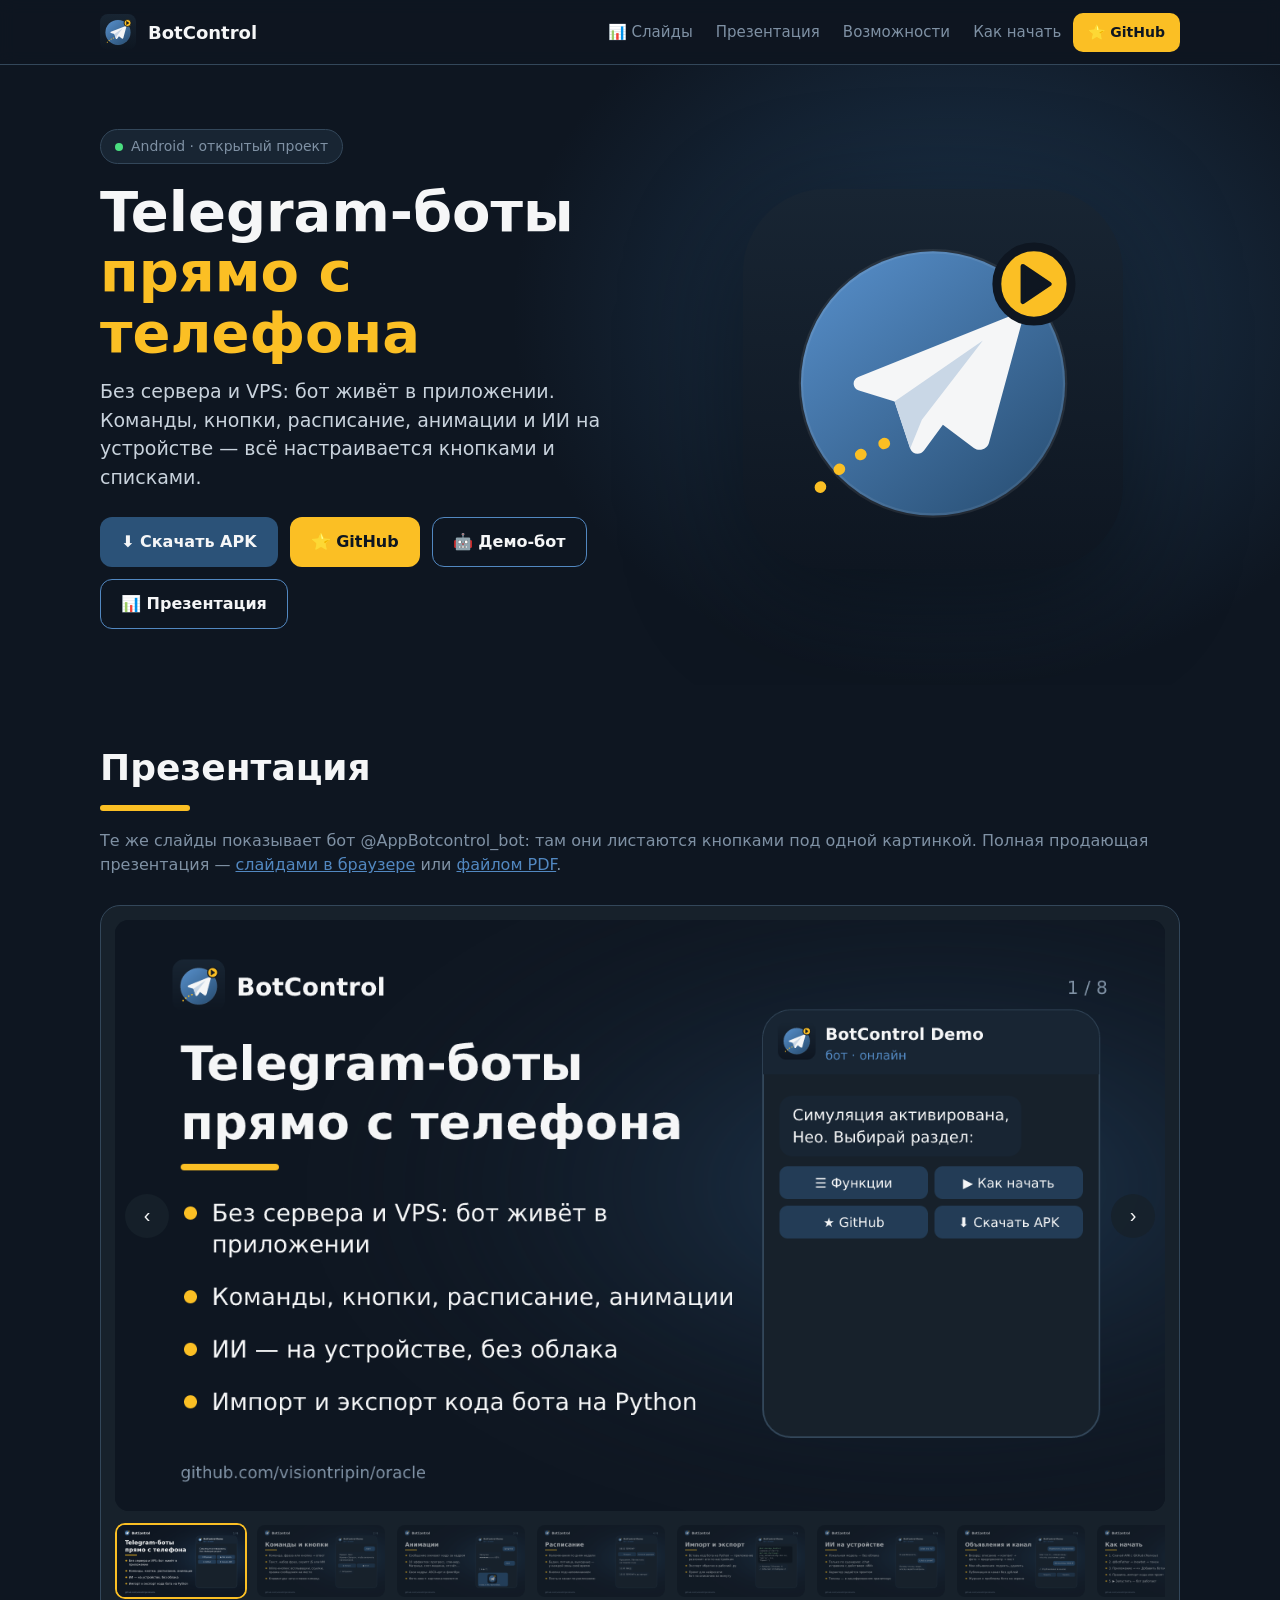
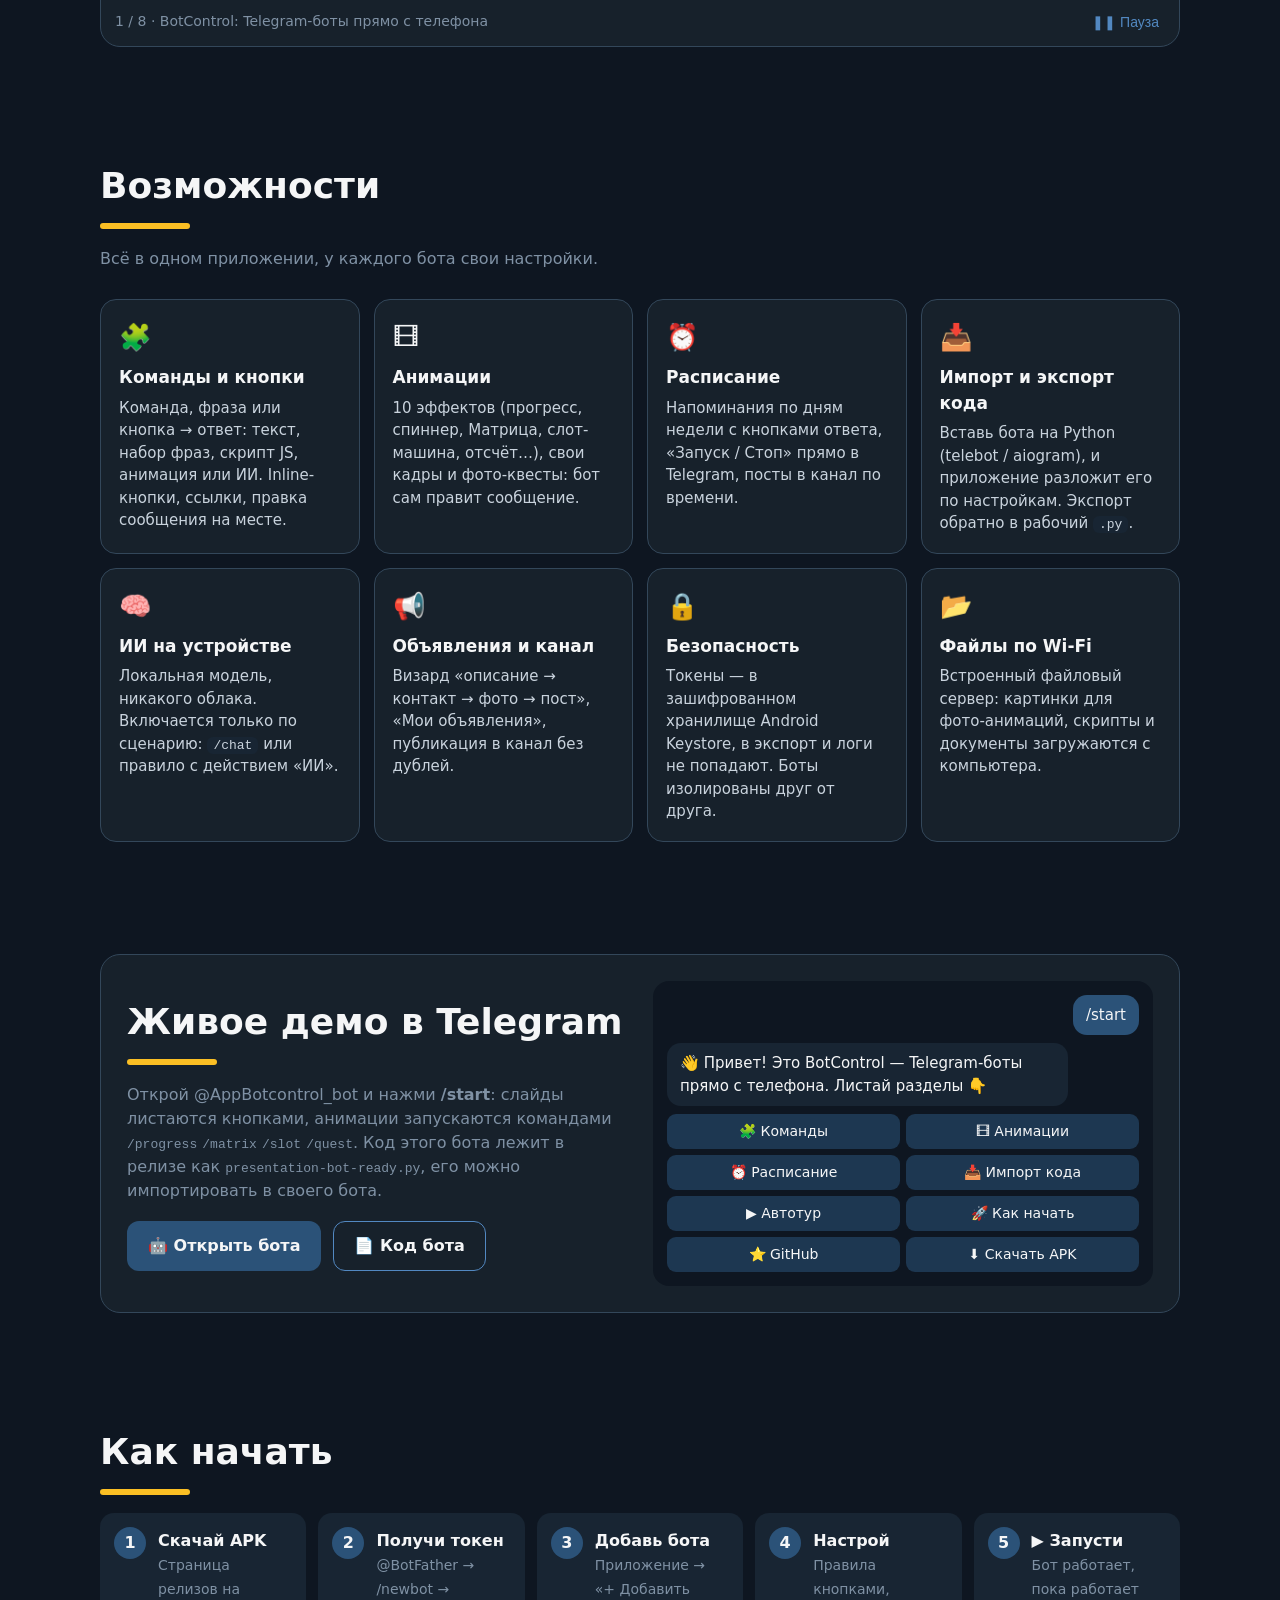
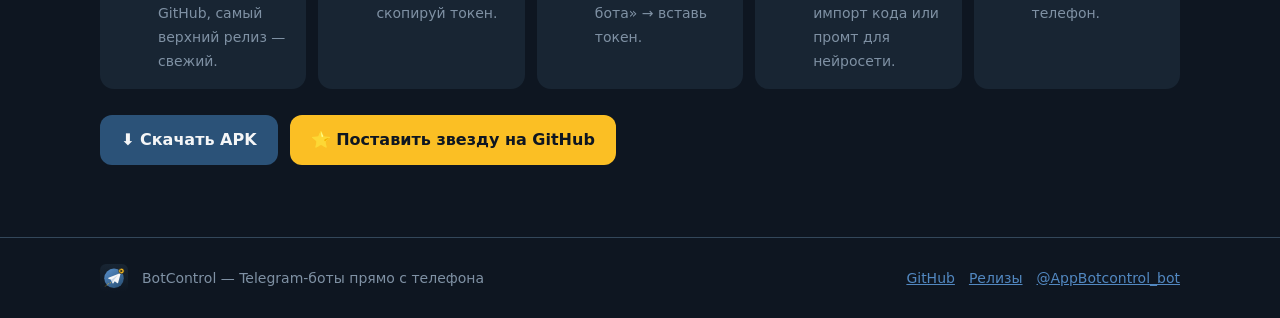
<file: docs/index.html>
<!doctype html>
<html lang="ru">
<head>
<meta charset="utf-8">
<meta name="viewport" content="width=device-width, initial-scale=1">
<title>BotControl — Telegram-боты прямо с телефона</title>
<meta name="description" content="BotControl: Android-приложение, в котором Telegram-бот живёт прямо на телефоне. Команды, кнопки, расписание, анимации, ИИ на устройстве, импорт кода на Python.">
<meta property="og:title" content="BotControl — Telegram-боты прямо с телефона">
<meta property="og:description" content="Без сервера и VPS. Команды, кнопки, расписание, анимации, ИИ на устройстве.">
<meta property="og:image" content="assets/slides/01-cover.png">
<meta name="theme-color" content="#0E1621">
<link rel="icon" type="image/svg+xml" href="assets/logo.svg">
<style>
  /* Палитра приложения (Telegram dark) */
  :root{--bg:#0E1621;--panel:#17212B;--bubble:#182533;--blue:#2B5278;--blue-l:#5288C1;
        --text:#F5F6F7;--muted:#7F91A4;--amber:#FBBF24;--line:#33475A}
  *{box-sizing:border-box}
  html{scroll-behavior:smooth}
  body{margin:0;background:var(--bg);color:var(--text);
       font-family:system-ui,-apple-system,"Segoe UI",Roboto,"DejaVu Sans",sans-serif;line-height:1.5}
  a{color:var(--blue-l)}
  .wrap{max-width:1120px;margin:0 auto;padding:0 20px}
  /* шапка */
  .top{position:sticky;top:0;z-index:5;background:rgba(14,22,33,.86);backdrop-filter:blur(8px);
       border-bottom:1px solid var(--line)}
  .top .wrap{display:flex;align-items:center;gap:12px;height:64px}
  .top img{width:36px;height:36px}
  .top b{font-size:18px;flex:1}
  .top nav a{color:var(--muted);text-decoration:none;margin-left:18px;font-size:15px}
  .top nav a:hover{color:var(--text)}
  /* кнопки */
  .btn{display:inline-flex;align-items:center;gap:8px;padding:12px 20px;border-radius:12px;
       font-weight:600;text-decoration:none;color:var(--text);background:var(--blue);
       border:1px solid transparent;transition:background .15s,transform .15s}
  .btn:hover{background:var(--blue-l);transform:translateY(-1px)}
  .btn.gh{background:var(--amber);color:var(--bg)}
  .btn.gh:hover{background:#FCD34D}
  .btn.ghost{background:transparent;border-color:var(--blue-l)}
  .btn.ghost:hover{background:var(--bubble)}
  .btn.sm{padding:8px 14px;font-size:14px;border-radius:10px}
  /* hero */
  .hero{position:relative;overflow:hidden}
  .hero:before{content:"";position:absolute;inset:-20% -10% auto auto;width:70%;height:120%;
       background:radial-gradient(closest-side,rgba(43,82,120,.55),rgba(14,22,33,0));pointer-events:none}
  .hero .wrap{position:relative;display:grid;grid-template-columns:1.05fr .95fr;gap:40px;
       align-items:center;padding-top:64px;padding-bottom:56px}
  .hero h1{font-size:clamp(34px,5vw,56px);line-height:1.08;margin:18px 0 14px}
  .hero h1 span{color:var(--amber)}
  .hero p.lead{font-size:19px;color:#C9D3DD;margin:0 0 26px;max-width:560px}
  .badge{display:inline-flex;gap:8px;align-items:center;background:var(--bubble);border:1px solid var(--line);
       border-radius:999px;padding:6px 14px;font-size:14px;color:var(--muted)}
  .badge i{width:8px;height:8px;border-radius:50%;background:#4ADE80;display:inline-block}
  .cta{display:flex;gap:12px;flex-wrap:wrap}
  .hero-logo{width:min(380px,80%);justify-self:center;filter:drop-shadow(0 30px 60px rgba(0,0,0,.45));
       animation:float 6s ease-in-out infinite}
  @keyframes float{50%{transform:translateY(-12px)}}
  /* секции */
  section{padding:56px 0}
  h2{font-size:clamp(26px,3.4vw,36px);margin:0 0 8px}
  .sub{color:var(--muted);margin:0 0 28px}
  .bar{width:90px;height:6px;border-radius:3px;background:var(--amber);margin:10px 0 18px}
  /* слайдер */
  .slider{background:var(--panel);border:1px solid var(--line);border-radius:20px;padding:14px}
  .stage{position:relative;border-radius:14px;overflow:hidden;aspect-ratio:16/9;background:var(--bg)}
  .stage img{position:absolute;inset:0;width:100%;height:100%;object-fit:cover;opacity:0;transition:opacity .45s}
  .stage img.on{opacity:1}
  .arrow{position:absolute;top:50%;transform:translateY(-50%);width:44px;height:44px;border-radius:50%;
       border:none;background:rgba(23,33,43,.85);color:var(--text);font-size:20px;cursor:pointer}
  .arrow:hover{background:var(--blue)}
  .arrow.l{left:10px}.arrow.r{right:10px}
  .thumbs{display:flex;gap:8px;margin-top:12px;overflow-x:auto;padding-bottom:4px}
  .thumbs button{flex:0 0 auto;border:2px solid transparent;border-radius:10px;padding:0;background:none;
       cursor:pointer;opacity:.6;transition:opacity .15s}
  .thumbs button.on{border-color:var(--amber);opacity:1}
  .thumbs img{display:block;width:128px;height:72px;object-fit:cover;border-radius:8px}
  .ctl{display:flex;justify-content:space-between;align-items:center;margin-top:8px;color:var(--muted);font-size:14px}
  .ctl button{background:none;border:none;color:var(--blue-l);cursor:pointer;font-size:14px}
  /* сетка функций */
  .grid{display:grid;grid-template-columns:repeat(auto-fill,minmax(250px,1fr));gap:14px}
  .card{background:var(--panel);border:1px solid var(--line);border-radius:16px;padding:18px;
       transition:border-color .15s,transform .15s}
  .card:hover{border-color:var(--blue-l);transform:translateY(-2px)}
  .card .ic{font-size:26px}
  .card h3{margin:8px 0 6px;font-size:17px}
  .card p{margin:0;color:#C9D3DD;font-size:15px}
  .card code{background:var(--bubble);padding:1px 6px;border-radius:6px;font-size:13px}
  /* шаги */
  .steps{counter-reset:s;display:grid;gap:12px;grid-template-columns:repeat(auto-fit,minmax(200px,1fr))}
  .step{background:var(--bubble);border-radius:14px;padding:16px 16px 16px 58px;position:relative}
  .step:before{counter-increment:s;content:counter(s);position:absolute;left:14px;top:14px;width:32px;height:32px;
       border-radius:50%;background:var(--blue);display:grid;place-items:center;font-weight:700}
  .step b{display:block}
  .step span{color:var(--muted);font-size:14px}
  /* демо-бот */
  .demo{display:grid;grid-template-columns:1fr 1fr;gap:26px;align-items:center;background:var(--panel);
       border:1px solid var(--line);border-radius:20px;padding:26px}
  .chat{background:var(--bg);border-radius:16px;padding:14px;display:flex;flex-direction:column;gap:8px}
  .msg{max-width:85%;padding:9px 13px;border-radius:14px;font-size:15px}
  .msg.in{background:var(--bubble);align-self:flex-start}
  .msg.out{background:var(--blue);align-self:flex-end}
  .kb{display:grid;grid-template-columns:1fr 1fr;gap:6px}
  .kb span{background:rgba(43,82,120,.55);border-radius:9px;text-align:center;padding:7px;font-size:14px}
  footer{border-top:1px solid var(--line);padding:26px 0;color:var(--muted);font-size:14px}
  footer .wrap{display:flex;gap:14px;align-items:center;flex-wrap:wrap}
  footer img{width:28px;height:28px}
  footer .sp{flex:1}
  @media (max-width:820px){
    .hero .wrap,.demo{grid-template-columns:1fr}
    .hero-logo{width:200px;order:-1}
    .top nav{display:none}
  }
  @media (prefers-reduced-motion:reduce){.hero-logo{animation:none}*{transition:none!important}}
</style>
</head>
<body>

<header class="top">
  <div class="wrap">
    <img src="assets/logo.svg" alt="">
    <b>BotControl</b>
    <nav>
      <a href="presentation.html">📊 Слайды</a>
      <a href="#tour">Презентация</a>
      <a href="#features">Возможности</a>
      <a href="#start">Как начать</a>
    </nav>
    <a class="btn gh sm" href="https://github.com/visiontripin/oracle" target="_blank" rel="noopener">⭐ GitHub</a>
  </div>
</header>

<div class="hero">
  <div class="wrap">
    <div>
      <span class="badge"><i></i> Android · открытый проект</span>
      <h1>Telegram-боты<br><span>прямо с телефона</span></h1>
      <p class="lead">Без сервера и VPS: бот живёт в приложении. Команды, кнопки, расписание,
        анимации и ИИ на устройстве — всё настраивается кнопками и списками.</p>
      <div class="cta">
        <a class="btn" href="https://github.com/visiontripin/oracle/releases" target="_blank" rel="noopener">⬇️ Скачать APK</a>
        <a class="btn gh" href="https://github.com/visiontripin/oracle" target="_blank" rel="noopener">⭐ GitHub</a>
        <a class="btn ghost" href="https://t.me/AppBotcontrol_bot" target="_blank" rel="noopener">🤖 Демо-бот</a>
        <a class="btn ghost" href="presentation.html">📊 Презентация</a>
      </div>
    </div>
    <img class="hero-logo" src="assets/logo.svg" alt="Логотип BotControl">
  </div>
</div>

<section id="tour">
  <div class="wrap">
    <h2>Презентация</h2>
    <div class="bar"></div>
    <p class="sub">Те же слайды показывает бот @AppBotcontrol_bot: там они листаются кнопками под одной картинкой.
      Полная продающая презентация — <a href="presentation.html">слайдами в браузере</a>
      или <a href="presentation.pdf">файлом PDF</a>.</p>
    <div class="slider" id="slider">
      <div class="stage">
        <img class="on" src="assets/slides/01-cover.png" alt="BotControl: Telegram-боты прямо с телефона">
        <img src="assets/slides/02-rules.png" alt="Команды и кнопки" loading="lazy">
        <img src="assets/slides/03-anim.png" alt="Анимации" loading="lazy">
        <img src="assets/slides/04-schedule.png" alt="Расписание" loading="lazy">
        <img src="assets/slides/05-import.png" alt="Импорт и экспорт" loading="lazy">
        <img src="assets/slides/06-ai.png" alt="ИИ на устройстве" loading="lazy">
        <img src="assets/slides/07-listings.png" alt="Объявления и канал" loading="lazy">
        <img src="assets/slides/08-start.png" alt="Как начать" loading="lazy">
        <button class="arrow l" aria-label="Назад">‹</button>
        <button class="arrow r" aria-label="Вперёд">›</button>
      </div>
      <div class="thumbs"></div>
      <div class="ctl"><span id="cap">1 / 8</span><button id="play">❚❚ Пауза</button></div>
    </div>
  </div>
</section>

<section id="features">
  <div class="wrap">
    <h2>Возможности</h2>
    <div class="bar"></div>
    <p class="sub">Всё в одном приложении, у каждого бота свои настройки.</p>
    <div class="grid">
      <div class="card"><div class="ic">🧩</div><h3>Команды и кнопки</h3>
        <p>Команда, фраза или кнопка → ответ: текст, набор фраз, скрипт JS, анимация или ИИ. Inline-кнопки, ссылки, правка сообщения на месте.</p></div>
      <div class="card"><div class="ic">🎞</div><h3>Анимации</h3>
        <p>10 эффектов (прогресс, спиннер, Матрица, слот-машина, отсчёт…), свои кадры и фото-квесты: бот сам правит сообщение.</p></div>
      <div class="card"><div class="ic">⏰</div><h3>Расписание</h3>
        <p>Напоминания по дням недели с кнопками ответа, «Запуск / Стоп» прямо в Telegram, посты в канал по времени.</p></div>
      <div class="card"><div class="ic">📥</div><h3>Импорт и экспорт кода</h3>
        <p>Вставь бота на Python (telebot / aiogram), и приложение разложит его по настройкам. Экспорт обратно в рабочий <code>.py</code>.</p></div>
      <div class="card"><div class="ic">🧠</div><h3>ИИ на устройстве</h3>
        <p>Локальная модель, никакого облака. Включается только по сценарию: <code>/chat</code> или правило с действием «ИИ».</p></div>
      <div class="card"><div class="ic">📢</div><h3>Объявления и канал</h3>
        <p>Визард «описание → контакт → фото → пост», «Мои объявления», публикация в канал без дублей.</p></div>
      <div class="card"><div class="ic">🔒</div><h3>Безопасность</h3>
        <p>Токены — в зашифрованном хранилище Android Keystore, в экспорт и логи не попадают. Боты изолированы друг от друга.</p></div>
      <div class="card"><div class="ic">📂</div><h3>Файлы по Wi-Fi</h3>
        <p>Встроенный файловый сервер: картинки для фото-анимаций, скрипты и документы загружаются с компьютера.</p></div>
    </div>
  </div>
</section>

<section id="demo">
  <div class="wrap">
    <div class="demo">
      <div>
        <h2>Живое демо в Telegram</h2>
        <div class="bar"></div>
        <p class="sub" style="margin-bottom:18px">Открой @AppBotcontrol_bot и нажми <b>/start</b>: слайды листаются кнопками,
          анимации запускаются командами <code>/progress</code> <code>/matrix</code> <code>/slot</code> <code>/quest</code>.
          Код этого бота лежит в релизе как <code>presentation-bot-ready.py</code>, его можно импортировать в своего бота.</p>
        <div class="cta">
          <a class="btn" href="https://t.me/AppBotcontrol_bot" target="_blank" rel="noopener">🤖 Открыть бота</a>
          <a class="btn ghost" href="https://github.com/visiontripin/oracle/blob/main/tg-bot-control/presentation-bot-ready.py" target="_blank" rel="noopener">📄 Код бота</a>
        </div>
      </div>
      <div class="chat" aria-hidden="true">
        <div class="msg out">/start</div>
        <div class="msg in">👋 Привет! Это BotControl — Telegram-боты прямо с телефона. Листай разделы 👇</div>
        <div class="kb"><span>🧩 Команды</span><span>🎞 Анимации</span><span>⏰ Расписание</span><span>📥 Импорт кода</span>
          <span>▶️ Автотур</span><span>🚀 Как начать</span><span>⭐ GitHub</span><span>⬇️ Скачать APK</span></div>
      </div>
    </div>
  </div>
</section>

<section id="start">
  <div class="wrap">
    <h2>Как начать</h2>
    <div class="bar"></div>
    <div class="steps">
      <div class="step"><b>Скачай APK</b><span>Страница релизов на GitHub, самый верхний релиз — свежий.</span></div>
      <div class="step"><b>Получи токен</b><span>@BotFather → /newbot → скопируй токен.</span></div>
      <div class="step"><b>Добавь бота</b><span>Приложение → «+ Добавить бота» → вставь токен.</span></div>
      <div class="step"><b>Настрой</b><span>Правила кнопками, импорт кода или промт для нейросети.</span></div>
      <div class="step"><b>▶ Запусти</b><span>Бот работает, пока работает телефон.</span></div>
    </div>
    <p style="margin-top:26px" class="cta">
      <a class="btn" href="https://github.com/visiontripin/oracle/releases" target="_blank" rel="noopener">⬇️ Скачать APK</a>
      <a class="btn gh" href="https://github.com/visiontripin/oracle" target="_blank" rel="noopener">⭐ Поставить звезду на GitHub</a>
    </p>
  </div>
</section>

<footer>
  <div class="wrap">
    <img src="assets/logo.svg" alt="">
    <span>BotControl — Telegram-боты прямо с телефона</span>
    <span class="sp"></span>
    <a href="https://github.com/visiontripin/oracle" target="_blank" rel="noopener">GitHub</a>
    <a href="https://github.com/visiontripin/oracle/releases" target="_blank" rel="noopener">Релизы</a>
    <a href="https://t.me/AppBotcontrol_bot" target="_blank" rel="noopener">@AppBotcontrol_bot</a>
  </div>
</footer>

<script>
(function () {
  var root = document.getElementById('slider');
  var imgs = root.querySelectorAll('.stage img');
  var thumbs = root.querySelector('.thumbs');
  var cap = document.getElementById('cap');
  var playBtn = document.getElementById('play');
  var i = 0, timer = null, playing = true;
  imgs.forEach(function (img, n) {
    var b = document.createElement('button');
    b.setAttribute('aria-label', img.alt);
    b.innerHTML = '<img src="' + img.getAttribute('src') + '" alt="" loading="lazy">';
    b.onclick = function () { show(n); restart(); };
    thumbs.appendChild(b);
  });
  var tbs = thumbs.querySelectorAll('button');
  function show(n) {
    i = (n + imgs.length) % imgs.length;
    imgs.forEach(function (x, k) { x.classList.toggle('on', k === i); });
    tbs.forEach(function (x, k) { x.classList.toggle('on', k === i); });
    cap.textContent = (i + 1) + ' / ' + imgs.length + ' · ' + imgs[i].alt;
  }
  function restart() {
    clearInterval(timer);
    if (playing) timer = setInterval(function () { show(i + 1); }, 4500);
  }
  root.querySelector('.arrow.l').onclick = function () { show(i - 1); restart(); };
  root.querySelector('.arrow.r').onclick = function () { show(i + 1); restart(); };
  playBtn.onclick = function () {
    playing = !playing;
    playBtn.textContent = playing ? '❚❚ Пауза' : '▶ Автопрокрутка';
    restart();
  };
  document.addEventListener('keydown', function (e) {
    if (e.key === 'ArrowLeft') { show(i - 1); restart(); }
    if (e.key === 'ArrowRight') { show(i + 1); restart(); }
  });
  var x0 = null;
  root.addEventListener('touchstart', function (e) { x0 = e.touches[0].clientX; }, { passive: true });
  root.addEventListener('touchend', function (e) {
    if (x0 === null) return;
    var dx = e.changedTouches[0].clientX - x0;
    if (Math.abs(dx) > 40) { show(i + (dx < 0 ? 1 : -1)); restart(); }
    x0 = null;
  });
  show(0); restart();
})();
</script>
</body>
</html>
</file>
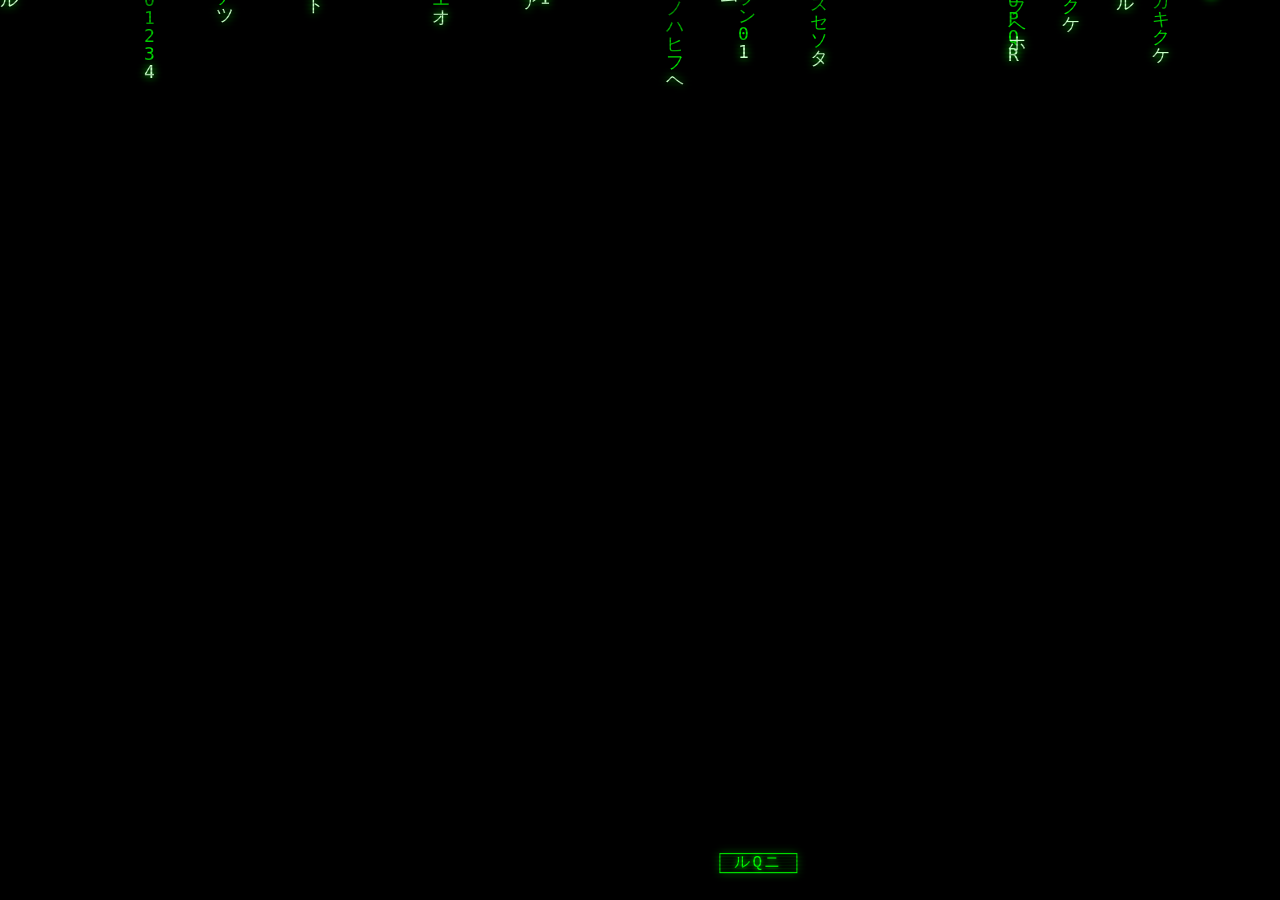
<file: docs/matrix-links.html>
<!DOCTYPE html>
<html lang="ru">
<head>
<meta charset="UTF-8">
<meta name="viewport" content="width=device-width, initial-scale=1.0, maximum-scale=1.0, user-scalable=no">
<title>Matrix Links</title>
<link rel="icon" type="image/svg+xml" href="data:image/svg+xml,%3Csvg xmlns='http://www.w3.org/2000/svg' viewBox='0 0 512 512'%3E%3Crect width='512' height='512' rx='112' fill='%23000'/%3E%3Ccircle cx='256' cy='262' r='172' fill='%23001a08' stroke='%2300ff55' stroke-width='26'/%3E%3Cg transform='translate(262 262) scale(3.5) translate(-54.5 -52.5)'%3E%3Cpath fill='%23d4ffd4' d='M84,26 L24,50 C21.5,51 21.7,54.4 24.3,55.2 L38,59.4 L44,77.5 C44.8,79.9 47.9,80.3 49.4,78.2 L56.6,68.4 L68.5,77.3 C70.7,78.9 73.8,77.7 74.4,75.1 L86.8,29.6 C87.4,27.2 85.6,25.1 84,26 Z'/%3E%3C/g%3E%3Ccircle cx='392' cy='128' r='56' fill='%2300ff55' stroke='%23000' stroke-width='12'/%3E%3Cpath d='M377 104 L413 128 L377 152 Z' fill='%23000'/%3E%3C/svg%3E">
<style>
* { margin: 0; padding: 0; box-sizing: border-box; }
html, body {
  width: 100%;
  height: 100%;
  height: 100dvh;
  background: #000;
  overflow: hidden;
  user-select: none;
  position: fixed;
  inset: 0;
  touch-action: none;
  -webkit-tap-highlight-color: transparent;
}
canvas { display: block; width: 100%; height: 100%; }
.scanlines {
  position: fixed;
  inset: 0;
  pointer-events: none;
  z-index: 10;
  background: repeating-linear-gradient(
    to bottom,
    transparent 0px, transparent 2px,
    rgba(0, 0, 0, 0.18) 2px, rgba(0, 0, 0, 0.18) 4px
  );
}
#oracle-wrap {
  position: fixed;
  inset: 0;
  display: flex;
  align-items: center;
  justify-content: center;
  z-index: 5;
  pointer-events: none;
}
#oracle-wrap::before {
  content: "";
  position: absolute;
  width: 80%;
  height: 40%;
  background: radial-gradient(ellipse, rgba(0,0,0,0.72) 0%, transparent 70%);
}
#oracle {
  position: relative;
  display: flex;
  flex-wrap: wrap;
  justify-content: center;
  align-items: center;
  gap: 0.12em;
  font-family: "Courier New", Consolas, "Lucida Console", monospace;
  font-size: clamp(29px, 7.7vw, 92px);
  font-weight: 700;
  letter-spacing: 0.12em;
  line-height: 1;
  text-decoration: none;
  cursor: pointer;
  pointer-events: auto;
  text-align: center;
}
#oracle.inactive { pointer-events: none; cursor: default; }
#oracle span {
  display: inline-block;
  min-width: 0.7em;
  text-align: center;
  color: #00c83a;
  text-shadow: 0 0 6px #00ff55;
  opacity: 0;
  will-change: transform, opacity, color;
  transition: color 0.2s, text-shadow 0.2s, opacity 0.18s, transform 0.18s;
}
#oracle span.show { opacity: 1; }
#oracle span.locked {
  color: #d4ffd4;
  text-shadow: 0 0 4px #fff, 0 0 8px #6f6, 0 0 18px #0f0, 0 0 36px #0a0, 0 0 72px #050;
}
#oracle.done { animation: pulse 2.8s ease-in-out infinite; }
#oracle.done:hover span.locked {
  color: #ffffff;
  text-shadow: 0 0 5px #fff, 0 0 12px #9f9, 0 0 28px #0f0, 0 0 55px #0f0;
}
#oracle.onedopea-mode { animation: glitch-skew 0.4s infinite linear alternate-reverse; }
#oracle.onedopea-mode span { text-shadow: 2px 0 #ff00ff, -2px 0 #00ffff; }
#oracle.onedopea-mode span.locked {
  color: #fff;
  text-shadow: 2px 0 #ff00ff, -2px 0 #00ffff, 0 0 10px #0f0, 0 0 20px #0f0, 0 0 40px #0f0;
  animation: glitch-anim 0.15s infinite;
}

#bottom-btn {
  position: fixed;
  bottom: 8vh;
  left: 50%;
  width: 120px;
  height: 44px;
  border: 1px solid #0f0;
  background: rgba(0, 255, 0, 0.03);
  z-index: 6;
  pointer-events: auto;
  display: none;
  text-decoration: none;
  box-shadow: 0 0 10px rgba(0, 255, 0, 0.3), inset 0 0 10px rgba(0, 255, 0, 0.1);
  overflow: visible;
  animation: btnFlicker 3s infinite;
  transition: transform 0.35s cubic-bezier(0.25, 0.46, 0.45, 0.94),
              width 0.15s ease,
              height 0.15s ease,
              border-radius 0.15s ease;
}
#bottom-btn::before {
  content: "";
  position: absolute;
  inset: 0;
  background: repeating-linear-gradient(
    0deg,
    rgba(0, 255, 0, 0.15) 0px,
    transparent 1px,
    transparent 3px
  );
  pointer-events: none;
}
#bottom-btn span {
  position: relative;
  z-index: 2;
  display: flex;
  align-items: center;
  justify-content: center;
  width: 100%;
  height: 100%;
  font-family: "Courier New", monospace;
  color: #0f0;
  font-size: 16px;
  letter-spacing: 2px;
  text-shadow: 0 0 5px #0f0;
  pointer-events: none;
}
#bottom-btn.collapsing {
  transition: all 1.2s cubic-bezier(0.8, 0, 1, 0.2) !important;
  bottom: auto !important;
  top: 50% !important;
  left: 50% !important;
  width: 6px !important;
  height: 2px !important;
  transform: translate(-50%, -50%) scale(0.5) !important;
  opacity: 0 !important;
  pointer-events: none !important;
}

@keyframes btnFlicker {
  0%, 100% { opacity: 1; border-color: #0f0; }
  48% { opacity: 1; }
  50% { opacity: 0.3; border-color: #050; }
  52% { opacity: 1; }
}

#typing-el {
  position: fixed;
  top: 50%;
  left: 50%;
  transform: translate(-50%, -50%);
  font-family: "Courier New", Consolas, "Lucida Console", monospace;
  font-size: clamp(18px, 4vw, 28px);
  color: #0f0;
  text-shadow: 0 0 6px #0f0;
  z-index: 6;
  pointer-events: none;
  white-space: pre;
  display: flex;
  gap: 0;
  flex-wrap: wrap;
  justify-content: center;
}
#typing-el span {
  display: inline-block;
  min-width: 0.6em;
  text-align: center;
  opacity: 0;
  transition: opacity 0.3s, color 0.2s;
}

@keyframes pulse {
  0%, 100% { filter: brightness(1) drop-shadow(0 0 8px #0f0); }
  50% { filter: brightness(1.35) drop-shadow(0 0 22px #0f0); }
}
@keyframes glitch-anim {
  0% { transform: translate(0); }
  20% { transform: translate(-3px, 2px); }
  40% { transform: translate(3px, -2px); }
  60% { transform: translate(-2px, 3px); }
  80% { transform: translate(2px, -3px); }
  100% { transform: translate(0); }
}
@keyframes glitch-skew {
  0% { transform: skew(0deg); }
  20% { transform: skew(-3deg); }
  40% { transform: skew(3deg); }
  60% { transform: skew(-1deg); }
  80% { transform: skew(1deg); }
  100% { transform: skew(0deg); }
}
/* ---------- логотип BotControl: появляется в цикле вместе с «BotControl App» ---------- */
.bc-logo {
  flex: 0 0 100%;
  display: flex;
  justify-content: center;
  margin-bottom: 0.18em;
  opacity: 0;
  color: #00c83a;
  pointer-events: none;
}
.bc-logo svg {
  width: clamp(64px, 1.75em, 170px);
  height: clamp(64px, 1.75em, 170px);
  overflow: visible;
  filter: drop-shadow(0 0 6px #00ff55);
  transition: filter 0.35s;
}
.bc-logo .l-tile  { fill: rgba(0, 40, 12, 0.55); stroke: currentColor; stroke-width: 8; }
.bc-logo .l-disc  { fill: rgba(0, 255, 85, 0.07); stroke: currentColor; stroke-width: 10; }
.bc-logo .l-trail { fill: none; stroke: currentColor; stroke-width: 15; stroke-linecap: round; stroke-dasharray: 1 34; }
.bc-logo .l-plane { fill: currentColor; stroke: currentColor; stroke-width: 1.2; stroke-linejoin: round; }
.bc-logo .l-fold  { fill: #000; fill-opacity: 0.4; }
.bc-logo .l-badge { fill: #000; stroke: currentColor; stroke-width: 10; }
.bc-logo .l-play  { fill: currentColor; stroke: currentColor; stroke-width: 6; stroke-linejoin: round; }
.bc-logo * { transition: fill 0.35s, stroke 0.35s, fill-opacity 0.35s, color 0.2s; }
/* расшифровка: как буквы — рябь глифов → зафиксировано */
.bc-logo.show { opacity: 1; animation: logo-decode 0.76s steps(1, end) both; }
.bc-logo.locked { color: #d4ffd4; }
.bc-logo.locked svg { filter: drop-shadow(0 0 4px #fff) drop-shadow(0 0 10px #0f0) drop-shadow(0 0 26px #0a0); }
.bc-logo.glitch svg { animation: glitch-anim 0.15s 1; }
.bc-logo.glitch { color: #9f9; }
/* «сигнал» приложения: на миг логотип в настоящих цветах BotControl */
.bc-logo.true-color .l-tile  { fill: #17212B; stroke: #33475A; }
.bc-logo.true-color .l-disc  { fill: #2B5278; stroke: #5288C1; }
.bc-logo.true-color .l-trail { stroke: #FBBF24; }
.bc-logo.true-color .l-plane { fill: #F5F6F7; stroke: #F5F6F7; }
.bc-logo.true-color .l-fold  { fill: #C9D7E6; fill-opacity: 1; }
.bc-logo.true-color .l-badge { fill: #FBBF24; stroke: #0E1621; }
.bc-logo.true-color .l-play  { fill: #0E1621; stroke: #0E1621; }
.bc-logo.true-color svg { filter: drop-shadow(0 0 10px rgba(82, 136, 193, 0.9)) drop-shadow(0 0 30px rgba(43, 82, 120, 0.8)); }
#oracle.done:hover .bc-logo .l-tile  { fill: #17212B; stroke: #33475A; }
#oracle.done:hover .bc-logo .l-disc  { fill: #2B5278; stroke: #5288C1; }
#oracle.done:hover .bc-logo .l-trail { stroke: #FBBF24; }
#oracle.done:hover .bc-logo .l-plane { fill: #F5F6F7; stroke: #F5F6F7; }
#oracle.done:hover .bc-logo .l-fold  { fill: #C9D7E6; fill-opacity: 1; }
#oracle.done:hover .bc-logo .l-badge { fill: #FBBF24; stroke: #0E1621; }
#oracle.done:hover .bc-logo .l-play  { fill: #0E1621; stroke: #0E1621; }
.bc-logo.out { animation: logo-out 0.68s steps(1, end) forwards; }
@keyframes logo-decode {
  0%   { opacity: 0.2; clip-path: inset(0 0 78% 0); transform: translateX(-6px); }
  12%  { opacity: 0.9; clip-path: inset(40% 0 35% 0); transform: translateX(5px); }
  25%  { opacity: 0.4; clip-path: inset(0 0 55% 0); transform: translateX(-3px); }
  38%  { opacity: 1;   clip-path: inset(62% 0 0 0); transform: translateX(4px); }
  52%  { opacity: 0.6; clip-path: inset(0 0 30% 0); transform: translateX(-2px); }
  66%  { opacity: 1;   clip-path: inset(20% 0 10% 0); transform: translateX(2px); }
  82%  { opacity: 0.8; clip-path: inset(0 0 8% 0); transform: translateX(-1px); }
  100% { opacity: 1;   clip-path: inset(0 0 0 0); transform: none; }
}
@keyframes logo-out {
  0%   { opacity: 1;   clip-path: inset(0 0 0 0); transform: none; }
  20%  { opacity: 0.7; clip-path: inset(0 0 25% 0); transform: translateX(4px); }
  40%  { opacity: 0.9; clip-path: inset(35% 0 20% 0); transform: translateX(-5px); }
  60%  { opacity: 0.4; clip-path: inset(0 0 60% 0); transform: translateX(3px); }
  80%  { opacity: 0.2; clip-path: inset(70% 0 0 0); transform: translateX(-2px); }
  100% { opacity: 0;   clip-path: inset(0 0 100% 0); transform: none; }
}

/* ---------- кнопка GitHub: надёжная (не убегает), в стиле терминала ---------- */
#gh-btn {
  position: fixed;
  top: max(14px, env(safe-area-inset-top));
  right: max(14px, env(safe-area-inset-right));
  z-index: 11;
  display: flex;
  align-items: center;
  gap: 8px;
  height: 40px;
  padding: 0 14px;
  border: 1px solid #0f0;
  background: rgba(0, 255, 0, 0.04);
  box-shadow: 0 0 10px rgba(0, 255, 0, 0.3), inset 0 0 10px rgba(0, 255, 0, 0.1);
  font-family: "Courier New", monospace;
  font-size: 15px;
  font-weight: 700;
  letter-spacing: 2px;
  color: #0f0;
  text-shadow: 0 0 5px #0f0;
  text-decoration: none;
  pointer-events: auto;
  opacity: 0;
  transform: translateY(-8px);
  transition: opacity 0.4s, transform 0.4s, color 0.2s, background 0.2s, box-shadow 0.2s;
  animation: btnFlicker 4.2s infinite;
}
#gh-btn::before {
  content: "";
  position: absolute;
  inset: 0;
  background: repeating-linear-gradient(0deg, rgba(0, 255, 0, 0.12) 0px, transparent 1px, transparent 3px);
  pointer-events: none;
}
#gh-btn svg { width: 18px; height: 18px; fill: currentColor; filter: drop-shadow(0 0 4px #0f0); flex: none; }
#gh-btn span { position: relative; white-space: pre; }
#gh-btn.show { opacity: 1; transform: none; }
#gh-btn:hover, #gh-btn:focus-visible {
  color: #d4ffd4;
  background: rgba(0, 255, 0, 0.12);
  box-shadow: 0 0 18px rgba(0, 255, 0, 0.6), inset 0 0 14px rgba(0, 255, 0, 0.25);
  outline: none;
}
/* пока в цикле «BotControl App» — кнопка подсвечена: это его исходники */
#gh-btn.hot {
  color: #d4ffd4;
  border-color: #9f9;
  box-shadow: 0 0 16px rgba(0, 255, 0, 0.55), 0 0 36px rgba(0, 160, 0, 0.35), inset 0 0 12px rgba(0, 255, 0, 0.2);
}
#gh-btn.collapsing {
  transition: all 1.2s cubic-bezier(0.8, 0, 1, 0.2) !important;
  top: 50% !important;
  right: 50% !important;
  transform: translate(50%, -50%) scale(0.2) !important;
  opacity: 0 !important;
  pointer-events: none !important;
}
@media (max-width: 420px) {
  #gh-btn { height: 36px; padding: 0 10px; font-size: 13px; letter-spacing: 1px; }
}

#tv-effect {
  position: fixed;
  inset: 0;
  background: #fff;
  z-index: 9999;
  opacity: 0;
  pointer-events: none;
  transform-origin: center center;
}
#tv-effect.active {
  animation: tvTurnOff 0.6s cubic-bezier(0.23, 1, 0.32, 1) forwards;
}
@keyframes tvTurnOff {
  0% { opacity: 1; transform: scaleY(1) scaleX(1); filter: brightness(1); }
  20% { opacity: 1; transform: scaleY(0.005) scaleX(1); filter: brightness(5); }
  100% { opacity: 0; transform: scaleY(0.005) scaleX(0.005); filter: brightness(0); }
}
</style>
</head>
<body>
<canvas id="c"></canvas>
<div id="oracle-wrap">
  <a id="oracle" class="inactive" href="#" target="_blank" rel="noopener noreferrer"></a>
</div>
<a id="bottom-btn" href="#" target="_blank" rel="noopener noreferrer"><span id="btn-text"></span></a>
<a id="gh-btn" href="https://github.com/visiontripin/oracle" target="_blank" rel="noopener noreferrer"
   title="GitHub → visiontripin/oracle" aria-label="GitHub: исходники BotControl (visiontripin/oracle)">
  <svg viewBox="0 0 16 16" aria-hidden="true"><path d="M8 0C3.58 0 0 3.58 0 8c0 3.54 2.29 6.53 5.47 7.59.4.07.55-.17.55-.38 0-.19-.01-.82-.01-1.49-2.01.37-2.53-.49-2.69-.94-.09-.23-.48-.94-.82-1.13-.28-.15-.68-.52-.01-.53.63-.01 1.08.58 1.23.82.72 1.21 1.87.87 2.33.66.07-.52.28-.87.51-1.07-1.78-.2-3.64-.89-3.64-3.95 0-.87.31-1.59.82-2.15-.08-.2-.36-1.02.08-2.12 0 0 .67-.21 2.2.82.64-.18 1.32-.27 2-.27.68 0 1.36.09 2 .27 1.53-1.04 2.2-.82 2.2-.82.44 1.1.16 1.92.08 2.12.51.56.82 1.27.82 2.15 0 3.07-1.87 3.75-3.65 3.95.29.25.54.73.54 1.48 0 1.07-.01 1.93-.01 2.2 0 .21.15.46.55.38A8.013 8.013 0 0016 8c0-4.42-3.58-8-8-8z"/></svg>
  <span id="gh-text">GITHUB</span>
</a>
<div id="typing-el"></div>
<div class="scanlines"></div>
<div id="tv-effect"></div>

<script>
const C = document.getElementById('c');
const X = C.getContext('2d', { alpha: false });
const oracleEl = document.getElementById('oracle');
const typingEl = document.getElementById('typing-el');
const bottomBtn = document.getElementById('bottom-btn');
const btnText = document.getElementById('btn-text');
const ghBtn = document.getElementById('gh-btn');
const ghText = document.getElementById('gh-text');

const GLYPHS = 'アイウエオカキクケコサシスセソタチツテトナニヌネノハヒフヘホマミムメモヤユヨラリルレロワヲン0123456789ABCDEFGHIJKLMNOPQRSTUVWXYZ';
const S = 18;
const N = 10;
const MAX_CRUMBS = 300;
let drops = [];
let crumbs = [];
let maxDrops = 40;
let rainActive = true;
let collapseStart = 0;
let cycleFallMultiplier = 1.0;

const TITLES = [
  { word: 'ORACLE', url: 'https://t.me/OneDope_bot' },
  { word: 'DAROMVPL', url: 'https://t.me/daromvpl' },
  { word: 'BotControl\nApp', url: 'https://t.me/AppBotcontrol_bot' }
];
const SPECIAL_TITLE = { word: 'ONEDOPEA', url: 'https://t.me/onedopea' };

// Логотип BotControl (геометрия — tg-bot-control/branding/logo.svg), в неоновом стиле страницы.
// Показывается над «BotControl App» и живёт по тем же фазам цикла, что и буквы.
const BOTCONTROL_INDEX = TITLES.findIndex(t => t.url.indexOf('AppBotcontrol_bot') !== -1);
const LOGO_SVG =
  '<svg viewBox="0 0 512 512" aria-hidden="true">' +
  '<rect class="l-tile" x="8" y="8" width="496" height="496" rx="108"/>' +
  '<circle class="l-disc" cx="256" cy="262" r="178"/>' +
  '<path class="l-trail" d="M104 402 Q 150 352 212 336"/>' +
  '<g transform="translate(262 262) scale(3.5) translate(-54.5 -52.5)">' +
  '<path class="l-plane" d="M84,26 L24,50 C21.5,51 21.7,54.4 24.3,55.2 L38,59.4 L44,77.5 C44.8,79.9 47.9,80.3 49.4,78.2 L56.6,68.4 L68.5,77.3 C70.7,78.9 73.8,77.7 74.4,75.1 L86.8,29.6 C87.4,27.2 85.6,25.1 84,26 Z"/>' +
  '<path class="l-fold" d="M38,59.4 L72,36 L48.5,66.5 L44,77.5 Z"/>' +
  '</g>' +
  '<circle class="l-badge" cx="392" cy="128" r="50"/>' +
  '<path class="l-play" d="M377 104 L413 128 L377 152 Z"/>' +
  '</svg>';
const GH_LABEL = 'GITHUB';
let logoEl = null;
let ghDecodeTimer = null;

const START_DELAY = 1400;
const LETTER_STEP = 230;
const APPEAR_SCRAMBLE_TIME = 760;
const DISAPPEAR_SCRAMBLE_TIME = 680;
const HOLD_TIME = 3600;
const BETWEEN_WORDS_TIME = 650;
const MAX_CYCLES_BEFORE_TV = 1;

let currentTitleIndex = 0;
let pendingTitleIndex = 0;
let completedCycles = 0;
let letters = [];
let titlePhase = 'appearing';
let phaseStart = performance.now() + START_DELAY;

const TYPING_STRING = "............wake up, Neo!";
let typingSpans = [];
let typingState = 'idle';
let typingStartTime = 0;
let currentTypingIndex = 0;

let btnGlitchInterval = null;
let btnRespawnTimeout = null;

let btnOffsetX = 0;
let btnOffsetY = 0;
let btnEscaping = false;
let btnEscapeCooldown = false;
let mouseX = -9999;
let mouseY = -9999;

function randomGlyph() {
  return GLYPHS[(Math.random() * GLYPHS.length) | 0];
}

function getSafeZone() {
  const rect = oracleEl.getBoundingClientRect();
  if (rect.width > 0 && rect.height > 0) {
    const padding = 30;
    return {
      x: rect.left - padding,
      y: rect.top - padding,
      w: rect.width + padding * 2,
      h: rect.height + padding * 2
    };
  }
  const w = Math.min(C.width * 0.85, 800);
  const h = C.height * 0.30;
  return { x: (C.width - w) / 2, y: (C.height - h) / 2, w, h };
}

function shatterButton() {
  const rect = bottomBtn.getBoundingClientRect();
  const cx = rect.left + rect.width / 2;
  const cy = rect.top + rect.height / 2;

  for (let i = 0; i < 25; i++) {
    crumbs.push({
      x: cx + (Math.random() - 0.5) * rect.width,
      y: cy + (Math.random() - 0.5) * rect.height,
      vx: (Math.random() - 0.5) * 12,
      vy: (Math.random() - 0.5) * 10 - 2,
      life: 1,
      decay: 0.015 + Math.random() * 0.02,
      w: 2 + Math.random() * 6,
      h: 2 + Math.random() * 6,
      isChar: Math.random() < 0.5,
      ch: randomGlyph(),
      chSize: S * (0.3 + Math.random() * 0.6),
      rot: (Math.random() - 0.5) * 6,
      rotV: (Math.random() - 0.5) * 0.4,
      collapsing: false
    });
  }

  bottomBtn.style.display = 'none';
  btnEscaping = false;

  if (btnRespawnTimeout) clearTimeout(btnRespawnTimeout);
  btnRespawnTimeout = setTimeout(() => {
    if (currentTitleIndex !== -1 && titlePhase !== 'tv_collapse' && titlePhase !== 'tv_off') {
      btnOffsetX = 0;
      btnOffsetY = 0;
      bottomBtn.style.display = 'block';
      bottomBtn.style.transform = 'translateX(-50%)';
    }
  }, 2000);
}

function checkButtonCollision() {
  if (bottomBtn.style.display === 'none' || currentTitleIndex === -1) return;
  const btnRect = bottomBtn.getBoundingClientRect();
  const titleRect = oracleEl.getBoundingClientRect();
  if (btnRect.left < titleRect.right &&
      btnRect.right > titleRect.left &&
      btnRect.top < titleRect.bottom &&
      btnRect.bottom > titleRect.top) {
    shatterButton();
  }
}

function applyBtnTransform() {
  bottomBtn.style.transform = `translate(calc(-50% + ${btnOffsetX}px), ${btnOffsetY}px)`;
}

function escapeButton() {
  if (btnEscaping || btnEscapeCooldown) return;
  btnEscaping = true;

  if (btnGlitchInterval) { clearInterval(btnGlitchInterval); btnGlitchInterval = null; }

  const rect = bottomBtn.getBoundingClientRect();
  const btnCX = rect.left + rect.width / 2;
  const btnCY = rect.top + rect.height / 2;
  let dx = btnCX - mouseX;
  let dy = btnCY - mouseY;
  const dist = Math.hypot(dx, dy) || 1;
  dx /= dist;
  dy /= dist;

  const angle = Math.atan2(dy, dx) + (Math.random() - 0.5) * 1.2;
  const escapeDist = 100 + Math.random() * 300;

  btnOffsetX += Math.cos(angle) * escapeDist;
  btnOffsetY += Math.sin(angle) * escapeDist;

  const maxOff = Math.max(C.width, C.height) * 0.4;
  btnOffsetX = Math.max(-maxOff, Math.min(maxOff, btnOffsetX));
  btnOffsetY = Math.max(-maxOff, Math.min(maxOff, btnOffsetY));

  applyBtnTransform();
  setTimeout(checkButtonCollision, 400);

  btnEscapeCooldown = true;
  setTimeout(() => {
    btnEscaping = false;
    btnEscapeCooldown = false;
    if (bottomBtn.style.display !== 'none' && !bottomBtn.classList.contains('collapsing')) {
      startBtnGlitch();
    }
  }, 600);
}

document.addEventListener('mousemove', (e) => {
  mouseX = e.clientX;
  mouseY = e.clientY;
});

function checkMouseProximity() {
  if (bottomBtn.style.display === 'none' || btnEscaping || btnEscapeCooldown) return;
  if (currentTitleIndex === -1) return;

  const rect = bottomBtn.getBoundingClientRect();
  const btnCX = rect.left + rect.width / 2;
  const btnCY = rect.top + rect.height / 2;
  const dist = Math.hypot(mouseX - btnCX, mouseY - btnCY);

  if (dist < 80) {
    escapeButton();
  }
}

function startBtnGlitch() {
  if (btnGlitchInterval) clearInterval(btnGlitchInterval);
  btnGlitchInterval = setInterval(() => {
    if (bottomBtn.classList.contains('collapsing') || btnEscaping) return;

    const w = 40 + Math.random() * 160;
    const h = 20 + Math.random() * 60;
    const borderRadius = Math.random() < 0.3 ? (5 + Math.random() * 20) + 'px' : '0';

    bottomBtn.style.width = w + 'px';
    bottomBtn.style.height = h + 'px';
    bottomBtn.style.borderRadius = borderRadius;

    let txt = '';
    const len = 3 + Math.floor(Math.random() * 8);
    for (let i = 0; i < len; i++) txt += randomGlyph();
    btnText.textContent = txt;

    const jitterX = (Math.random() > 0.5 ? 1 : -1) * Math.random() * 100;
    const jitterY = (Math.random() > 0.5 ? 1 : -1) * Math.random() * 100;
    btnOffsetX += jitterX;
    btnOffsetY += jitterY;

    const maxOff = Math.max(C.width, C.height) * 0.4;
    btnOffsetX = Math.max(-maxOff, Math.min(maxOff, btnOffsetX));
    btnOffsetY = Math.max(-maxOff, Math.min(maxOff, btnOffsetY));

    applyBtnTransform();
    setTimeout(checkButtonCollision, 400);
  }, 150);
}

function updateBottomBtn(index) {
  if (btnGlitchInterval) { clearInterval(btnGlitchInterval); btnGlitchInterval = null; }
  if (btnRespawnTimeout) { clearTimeout(btnRespawnTimeout); btnRespawnTimeout = null; }

  btnOffsetX = 0;
  btnOffsetY = 0;
  btnEscaping = false;
  btnEscapeCooldown = false;

  if (index === -1) {
    bottomBtn.style.display = 'none';
  } else {
    bottomBtn.style.display = 'block';
    bottomBtn.href = TITLES[index].url;
    bottomBtn.classList.remove('collapsing');
    bottomBtn.style.width = '120px';
    bottomBtn.style.height = '44px';
    bottomBtn.style.borderRadius = '0';
    bottomBtn.style.transform = 'translateX(-50%)';
    startBtnGlitch();
  }
}

// Надпись кнопки GitHub расшифровывается из глифов, как заголовки.
function decodeGhLabel() {
  if (ghDecodeTimer) clearInterval(ghDecodeTimer);
  let step = 0;
  ghDecodeTimer = setInterval(() => {
    step++;
    const locked = Math.floor(step / 3);
    let txt = '';
    for (let i = 0; i < GH_LABEL.length; i++) txt += i < locked ? GH_LABEL[i] : randomGlyph();
    ghText.textContent = txt;
    if (locked >= GH_LABEL.length) { clearInterval(ghDecodeTimer); ghDecodeTimer = null; ghText.textContent = GH_LABEL; }
  }, 45);
}

function showGhBtn(hot) {
  const wasHidden = !ghBtn.classList.contains('show') || ghBtn.classList.contains('collapsing');
  ghBtn.classList.remove('collapsing');
  ghBtn.classList.add('show');
  ghBtn.classList.toggle('hot', !!hot);
  if (wasHidden || hot) decodeGhLabel();
}

function hideGhBtn() {
  ghBtn.classList.remove('show', 'hot');
}

function setupTitle(index, startAt = performance.now()) {
  currentTitleIndex = index;
  const item = index === -1 ? SPECIAL_TITLE : TITLES[index];
  oracleEl.href = item.url;
  oracleEl.title = item.word.replace('\n', ' ') + ' → ' + item.url;
  oracleEl.setAttribute('aria-label', item.word.replace('\n', ' ') + ' Telegram link');
  oracleEl.classList.remove('done');
  if (index === -1) {
    oracleEl.classList.add('inactive', 'onedopea-mode');
  } else {
    oracleEl.classList.remove('onedopea-mode');
    oracleEl.classList.add('inactive');
  }
  oracleEl.innerHTML = '';

  // логотип — первым рядом внутри ссылки (кликабелен, входит в safe zone)
  logoEl = null;
  if (index === BOTCONTROL_INDEX) {
    logoEl = document.createElement('div');
    logoEl.className = 'bc-logo';
    logoEl.innerHTML = LOGO_SVG;
    oracleEl.appendChild(logoEl);
  }

  letters = item.word.split('').map(ch => {
    const span = document.createElement('span');
    if (ch === '\n') {
      span.style.display = 'block';
      span.style.width = '100%';
      span.style.height = '0.5em';
      span.dataset.locked = '1';
      span.dataset.hidden = '1';
      span.classList.add('show');
    } else {
      span.dataset.target = ch;
      span.dataset.locked = '0';
      span.dataset.hidden = '0';
      span.textContent = '';
    }
    oracleEl.appendChild(span);
    return span;
  });

  titlePhase = 'appearing';
  phaseStart = startAt;
  updateBottomBtn(index);
  if (index === BOTCONTROL_INDEX) showGhBtn(true);
  else if (ghBtn.classList.contains('hot')) ghBtn.classList.remove('hot');
}

setupTitle(0, performance.now() + START_DELAY);
setTimeout(() => showGhBtn(false), START_DELAY);

function setupTyping(now) {
  typingEl.innerHTML = '';
  typingSpans = TYPING_STRING.split('').map(ch => {
    const span = document.createElement('span');
    span.dataset.target = ch;
    span.dataset.hidden = '0';
    span.textContent = '';
    span.style.opacity = '0';
    typingEl.appendChild(span);
    return span;
  });
  typingState = 'typing';
  currentTypingIndex = 0;
  typingStartTime = now;
  bottomBtn.style.display = 'none';
  hideGhBtn();
}

function updateTyping(now) {
  if (typingState === 'typing') {
    const elapsed = now - typingStartTime;
    const charsToShow = Math.floor(elapsed / 70);
    if (charsToShow > currentTypingIndex && currentTypingIndex < typingSpans.length) {
      currentTypingIndex = charsToShow;
      for (let i = 0; i < currentTypingIndex; i++) {
        typingSpans[i].textContent = typingSpans[i].dataset.target;
        typingSpans[i].style.opacity = '1';
      }
    }
    if (currentTypingIndex >= typingSpans.length) {
      typingState = 'holding';
      typingStartTime = now;
    }
  } else if (typingState === 'holding') {
    if (now - typingStartTime > 1800) {
      typingState = 'crumbling';
      typingStartTime = now;
    }
  } else if (typingState === 'crumbling') {
    const elapsed = now - typingStartTime;
    typingSpans.forEach((span, i) => {
      const delay = i * 25;
      if (elapsed > delay && span.dataset.hidden === '0') {
        span.dataset.hidden = '1';
        span.textContent = randomGlyph();
        span.style.color = '#0a0';
        span.style.opacity = '0';
      }
    });
    const allHidden = typingSpans.every(s => s.dataset.hidden === '1');
    if (allHidden && elapsed > typingSpans.length * 25 + 600) {
      titlePhase = 'between';
      pendingTitleIndex = -1;
      phaseStart = now + 400;
      setTimeout(() => showGhBtn(false), 400);
    }
  }
}

function triggerTvOff() {
  titlePhase = 'tv_collapse';
  collapseStart = performance.now();
  rainActive = false;
  bottomBtn.classList.add('collapsing');
  ghBtn.classList.remove('hot');
  ghBtn.classList.add('collapsing');
  if (btnGlitchInterval) { clearInterval(btnGlitchInterval); btnGlitchInterval = null; }
  drops.forEach(d => { d.collapsing = true; d.vx = 0; d.vy = 0; });
  crumbs.forEach(c => { c.collapsing = true; });
}

function updateCenterTitle(now) {
  if (titlePhase === 'typing_phase') { updateTyping(now); return; }
  if (titlePhase === 'between') {
    if (now >= phaseStart) setupTitle(pendingTitleIndex, now);
    return;
  }
  if (titlePhase === 'tv_collapse' || titlePhase === 'tv_off') return;
  if (now < phaseStart) return;

  if (titlePhase === 'appearing') {
    const t = now - phaseStart;
    if (logoEl && !logoEl.classList.contains('show')) logoEl.classList.add('show');
    letters.forEach((el, i) => {
      if (el.dataset.locked === '1') return;
      const delay = i * LETTER_STEP;
      if (t < delay) return;
      el.classList.add('show');
      el.textContent = randomGlyph();
      if (t > delay + APPEAR_SCRAMBLE_TIME) {
        el.dataset.locked = '1';
        el.textContent = el.dataset.target;
        el.classList.add('locked');
      }
    });
    const allLocked = letters.every(el => el.dataset.locked === '1');
    if (allLocked) {
      titlePhase = 'hold';
      phaseStart = now;
      oracleEl.classList.remove('inactive');
      oracleEl.classList.add('done');
      if (logoEl) logoEl.classList.add('locked');
    }
    return;
  }

  if (titlePhase === 'hold') {
    const holdDuration = currentTitleIndex === -1 ? 7000 : HOLD_TIME;
    if (logoEl) {
      const held = now - phaseStart;
      if (!logoEl.dataset.flashed && held > 900) {
        logoEl.dataset.flashed = '1';
        logoEl.classList.add('true-color');
        const el = logoEl;
        setTimeout(() => el.classList.remove('true-color'), 1400);
      }
      if (Math.random() < 0.008 && !logoEl.classList.contains('glitch')) {
        const el = logoEl;
        el.classList.add('glitch');
        setTimeout(() => el.classList.remove('glitch'), 90 + Math.random() * 80);
      }
    }
    if (currentTitleIndex !== -1) {
      letters.forEach(el => {
        if (el.dataset.locked === '1' && el.dataset.hidden === '0') {
          if (Math.random() < 0.02) {
            const target = el.dataset.target;
            el.textContent = randomGlyph();
            setTimeout(() => {
              if (titlePhase === 'hold' && el.dataset.target === target) el.textContent = target;
            }, 40 + Math.random() * 60);
          }
        }
      });
    } else {
      letters.forEach(el => {
        if (el.dataset.locked === '1') return;
        if (Math.random() < 0.08) {
          const target = el.dataset.target;
          el.textContent = randomGlyph();
          el.style.color = Math.random() > 0.5 ? '#ff00ff' : '#00ffff';
          setTimeout(() => {
            if (titlePhase === 'hold') { el.textContent = target; el.style.color = ''; }
          }, 60);
        }
      });
    }
    if (now - phaseStart > holdDuration) {
      titlePhase = 'disappearing';
      phaseStart = now;
      oracleEl.classList.remove('done', 'onedopea-mode');
      oracleEl.classList.add('inactive');
      if (logoEl) {
        logoEl.classList.remove('locked', 'true-color', 'glitch', 'show');
        logoEl.classList.add('out');
      }
      letters.forEach(el => { if (el.dataset.locked !== '1') el.dataset.hidden = '0'; });
    }
    return;
  }

  if (titlePhase === 'disappearing') {
    const t = now - phaseStart;
    const scrambleTime = currentTitleIndex === -1 ? DISAPPEAR_SCRAMBLE_TIME * 0.8 : DISAPPEAR_SCRAMBLE_TIME;
    letters.forEach((el, i) => {
      if (el.dataset.hidden === '1') return;
      const delay = i * LETTER_STEP;
      if (t < delay) return;
      el.classList.remove('locked');
      el.textContent = randomGlyph();
      if (t > delay + scrambleTime) { el.classList.remove('show'); el.dataset.hidden = '1'; }
    });
    const allHidden = letters.every(el => el.dataset.hidden === '1');
    if (allHidden) {
      if (currentTitleIndex === -1) {
        completedCycles = 0;
        pendingTitleIndex = 0;
        titlePhase = 'between';
        phaseStart = now + BETWEEN_WORDS_TIME;
        rainActive = true;
        cycleFallMultiplier = Math.min(16.0, cycleFallMultiplier * 2);
      } else {
        if (currentTitleIndex === TITLES.length - 1) completedCycles++;
        if (completedCycles >= MAX_CYCLES_BEFORE_TV) {
          triggerTvOff();
        } else {
          pendingTitleIndex = (currentTitleIndex + 1) % TITLES.length;
          titlePhase = 'between';
          phaseStart = now + BETWEEN_WORDS_TIME;
        }
      }
    }
  }
}

function resize() {
  C.width = window.innerWidth;
  C.height = window.visualViewport ? window.visualViewport.height : window.innerHeight;
  maxDrops = Math.max(15, Math.floor(C.width / S) * 0.25);
}
resize();
addEventListener('resize', resize);
if (window.visualViewport) window.visualViewport.addEventListener('resize', resize);

function glyphAt(d, i) {
  return GLYPHS[((d.glyph - i) % GLYPHS.length + GLYPHS.length) % GLYPHS.length];
}

function spawnDrop() {
  drops.push({
    x: Math.floor(Math.random() * (C.width / S)) * S,
    y: -S, startY: -S,
    speed: 1.2 + Math.random() * 2.2,
    glyph: (Math.random() * GLYPHS.length) | 0,
    shattered: false, collapsing: false,
    vx: 0, vy: 0, alpha: 1
  });
}

function shatterDrop(d) {
  d.shattered = true;
  for (let i = 0; i < N; i++) {
    const py = d.y - i * S;
    if (py < -S || py > C.height + S) continue;
    const count = 4 + ((Math.random() * 4) | 0);
    for (let j = 0; j < count; j++) {
      crumbs.push({
        x: d.x + Math.random() * S, y: py + Math.random() * S,
        vx: (Math.random() - 0.5) * 7, vy: (Math.random() - 0.5) * 6 - 1,
        life: 1, decay: 0.012 + Math.random() * 0.02,
        w: 1 + Math.random() * 4, h: 1 + Math.random() * 4,
        isChar: Math.random() < 0.35, ch: glyphAt(d, i),
        chSize: S * (0.28 + Math.random() * 0.5),
        rot: (Math.random() - 0.5) * 4, rotV: (Math.random() - 0.5) * 0.28,
        collapsing: false
      });
    }
  }
}

function updateDrop(d) {
  if (d.collapsing) {
    const cx = C.width / 2, cy = C.height / 2;
    const dx = cx - d.x, dy = cy - d.y;
    const dist = Math.hypot(dx, dy) || 1;
    const elapsed = performance.now() - collapseStart;
    const accel = 0.8 + elapsed / 800;
    d.vx = (d.vx || 0) + (dx / dist) * accel;
    d.vy = (d.vy || 0) + (dy / dist) * accel;
    d.vx *= 0.94; d.vy *= 0.94;
    d.x += d.vx; d.y += d.vy;
    d.alpha = Math.min(1, dist / 100);
    return dist > 15;
  }
  if (!d.shattered && currentTitleIndex !== 2) {
    const sz = getSafeZone();
    if (d.y >= sz.y && d.y <= sz.y + sz.h && d.x >= sz.x && d.x <= sz.x + sz.w) shatterDrop(d);
  }
  if (d.shattered) { d.alpha -= 0.07; return d.alpha > 0; }
  d.y += d.speed;
  d.glyph = (d.glyph + 1) % GLYPHS.length;
  if (d.y - d.startY >= N * S * cycleFallMultiplier) shatterDrop(d);
  return d.y - N * S < C.height + S;
}

function updateCrumb(c) {
  if (c.collapsing) {
    const cx = C.width / 2, cy = C.height / 2;
    const dx = cx - c.x, dy = cy - c.y;
    const dist = Math.hypot(dx, dy) || 1;
    const elapsed = performance.now() - collapseStart;
    const accel = 1.5 + elapsed / 400;
    c.vx += (dx / dist) * accel; c.vy += (dy / dist) * accel;
    c.vx *= 0.92; c.vy *= 0.92;
    c.x += c.vx; c.y += c.vy;
    c.life = Math.min(1, dist / 60);
    return dist > 10;
  }
  c.x += c.vx; c.y += c.vy;
  c.vy += 0.16; c.vx *= 0.985;
  c.rot += c.rotV; c.life -= c.decay;
  return c.life > 0;
}

function drawDrop(d) {
  X.font = S + 'px monospace';
  for (let i = 0; i < N; i++) {
    const py = d.y - i * S;
    if (py < -S || py > C.height) continue;
    const ch = glyphAt(d, i);
    if (i === 0 && !d.shattered) {
      X.shadowColor = '#0F0'; X.shadowBlur = 8;
      X.fillStyle = `rgba(200,255,200,${d.alpha})`;
    } else {
      X.shadowBlur = 0;
      const f = Math.max(0, 1 - i / N);
      const g = (255 * f * d.alpha) | 0;
      X.fillStyle = `rgba(0,${g},0,${d.alpha})`;
    }
    X.fillText(ch, d.x, py);
  }
  X.shadowBlur = 0;
}

function drawCrumb(c) {
  const a = Math.max(0, c.life);
  const g = (220 * a) | 0;
  X.save();
  X.translate(c.x, c.y);
  X.rotate(c.rot);
  if (c.isChar) {
    X.font = c.chSize + 'px monospace';
    X.fillStyle = `rgba(0,${g},40,${a})`;
    X.fillText(c.ch, 0, 0);
  } else {
    X.fillStyle = `rgba(0,${g},30,${a})`;
    X.fillRect(-c.w / 2, -c.h / 2, c.w, c.h);
  }
  X.restore();
}

function loop(now) {
  X.fillStyle = '#000';
  X.fillRect(0, 0, C.width, C.height);

  if (rainActive && Math.random() < 0.45 && drops.length < maxDrops) spawnDrop();

  for (let i = drops.length - 1; i >= 0; i--) {
    if (updateDrop(drops[i])) drawDrop(drops[i]);
    else drops.splice(i, 1);
  }
  if (crumbs.length > MAX_CRUMBS) crumbs.splice(0, crumbs.length - MAX_CRUMBS);
  for (let i = crumbs.length - 1; i >= 0; i--) {
    if (updateCrumb(crumbs[i])) drawCrumb(crumbs[i]);
    else crumbs.splice(i, 1);
  }

  if (titlePhase === 'tv_collapse') {
    const allGone = drops.length === 0 && crumbs.length === 0;
    if (allGone || now - collapseStart > 1500) {
      titlePhase = 'tv_off';
      const tvOverlay = document.getElementById('tv-effect');
      tvOverlay.classList.add('active');
      setTimeout(() => {
        tvOverlay.classList.remove('active');
        titlePhase = 'typing_phase';
        setupTyping(performance.now());
      }, 600);
    }
  }

  checkMouseProximity();

  updateCenterTitle(now);
  requestAnimationFrame(loop);
}

requestAnimationFrame(loop);
</script>
</body>
</html>
</file>
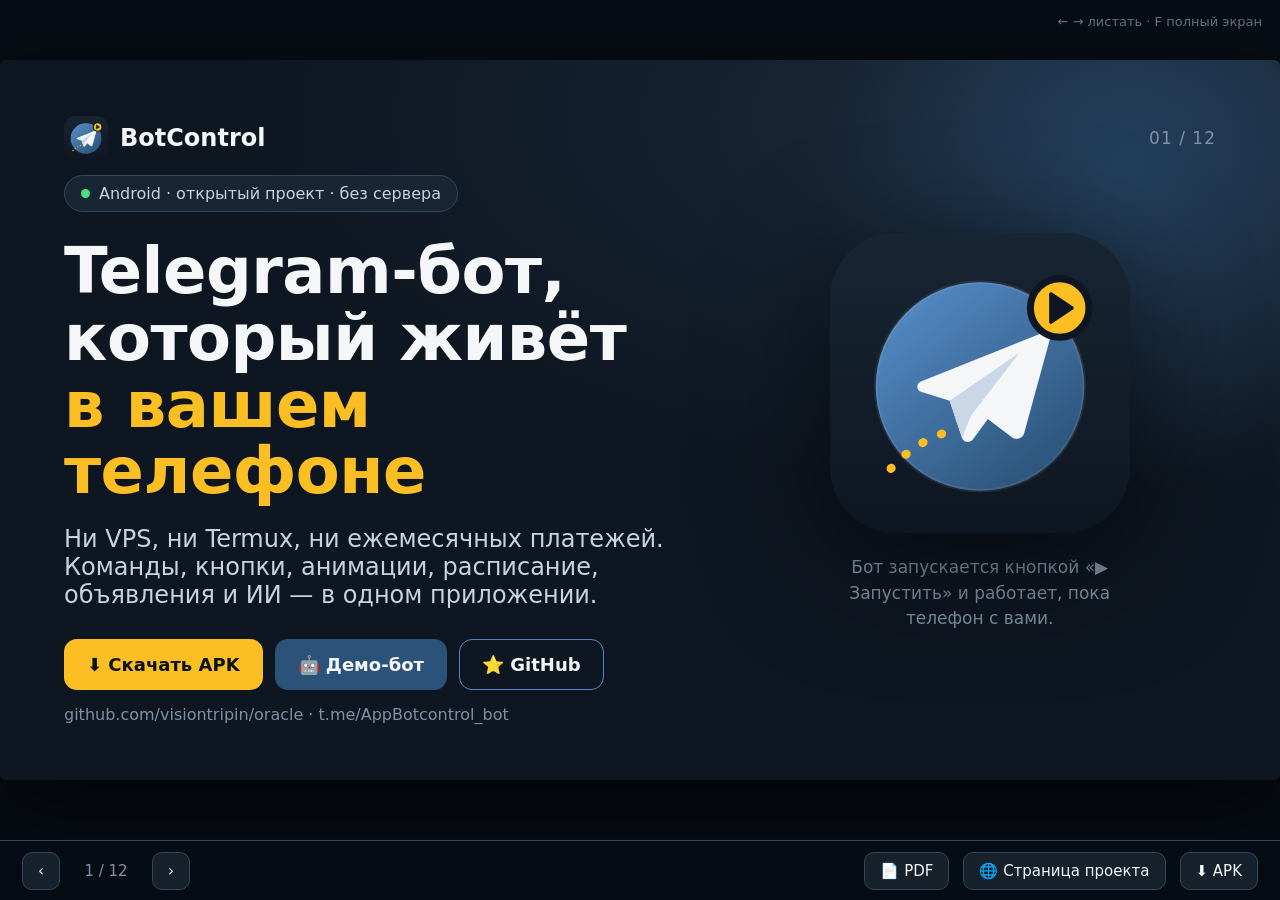
<file: docs/presentation.html>
<!doctype html>
<html lang="ru">
<head>
<meta charset="utf-8">
<meta name="viewport" content="width=device-width, initial-scale=1">
<title>BotControl — презентация: Telegram-боты прямо с телефона</title>
<meta name="description" content="BotControl — Android-приложение, в котором Telegram-бот живёт на телефоне: без сервера и VPS, с кнопками, анимациями, расписанием, объявлениями и ИИ на устройстве.">
<meta property="og:title" content="BotControl — Telegram-боты прямо с телефона">
<meta property="og:description" content="Без сервера и VPS: бот живёт в приложении. Кнопки, анимации, расписание, объявления, ИИ на устройстве.">
<meta property="og:image" content="assets/slides/01-cover.png">
<meta name="theme-color" content="#0E1621">
<link rel="icon" type="image/svg+xml" href="assets/logo.svg">
<style>
  /* Палитра приложения (Telegram dark) */
  :root{--bg:#0E1621;--panel:#17212B;--bubble:#182533;--blue:#2B5278;--blue-l:#5288C1;
        --text:#F5F6F7;--muted:#7F91A4;--amber:#FBBF24;--line:#33475A}
  *{box-sizing:border-box;-webkit-print-color-adjust:exact;print-color-adjust:exact}
  html,body{margin:0;background:#070D14;color:var(--text);
       font-family:system-ui,-apple-system,"Segoe UI",Roboto,"DejaVu Sans",sans-serif}
  a{color:var(--blue-l);text-decoration:none}

  /* ---------- слайд ---------- */
  .slide{position:relative;width:1280px;height:720px;overflow:hidden;
         background:radial-gradient(120% 90% at 88% 8%,#1B2B3D 0%,var(--bg) 58%);
         padding:56px 64px;display:flex;flex-direction:column}
  .slide:before{content:"";position:absolute;right:-160px;top:-200px;width:620px;height:620px;
         border-radius:50%;background:radial-gradient(closest-side,rgba(43,82,120,.55),rgba(14,22,33,0));
         pointer-events:none}
  .brand{display:flex;align-items:center;gap:12px;position:relative;z-index:2}
  .brand img{width:44px;height:44px;border-radius:11px}
  .brand b{font-size:24px}
  .brand .pageno{margin-left:auto;color:var(--muted);font-size:17px;letter-spacing:.06em}
  h1{font-size:64px;line-height:1.04;margin:26px 0 0;letter-spacing:-.5px}
  h1 em{font-style:normal;color:var(--amber)}
  h2{font-size:44px;line-height:1.1;margin:22px 0 0;letter-spacing:-.3px}
  .bar{width:96px;height:7px;border-radius:4px;background:var(--amber);margin:16px 0 18px}
  .lead{font-size:24px;color:#C9D3DD;max-width:720px;margin:0}
  .muted{color:var(--muted)}
  .foot{margin-top:auto;color:var(--muted);font-size:16px}
  .logo-hero{width:300px;filter:drop-shadow(0 28px 60px rgba(0,0,0,.55))}

  /* ---------- обложка ---------- */
  .cover{display:grid;grid-template-columns:1.15fr .85fr;gap:40px;align-items:center;flex:1}
  .badge{display:inline-flex;align-items:center;gap:9px;background:var(--bubble);
         border:1px solid var(--line);border-radius:999px;padding:8px 16px;font-size:16px;color:#C9D3DD}
  .badge i{width:9px;height:9px;border-radius:50%;background:#4ADE80;display:inline-block}
  .cta{display:flex;gap:12px;flex-wrap:wrap;margin-top:30px}
  .btn{display:inline-flex;align-items:center;gap:9px;padding:14px 22px;border-radius:13px;
       font-weight:650;font-size:18px;color:var(--text);background:var(--blue);
       border:1px solid transparent}
  .btn.amber{background:var(--amber);color:#0B1219}
  .btn.ghost{background:transparent;border-color:var(--blue-l)}
  .cover-right{display:flex;flex-direction:column;align-items:center;gap:22px}
  .cover-right .tag{font-size:17px;color:var(--muted);text-align:center;max-width:300px;line-height:1.5}

  /* ---------- карточки ---------- */
  .cards{display:grid;gap:14px;margin-top:26px}
  .cards.c2{grid-template-columns:1fr 1fr}
  .cards.c3{grid-template-columns:repeat(3,1fr)}
  .card{background:var(--panel);border:1px solid var(--line);border-radius:16px;padding:20px 22px}
  .card .ic{font-size:20px;line-height:1}
  .card h3{margin:10px 0 7px;font-size:21px}
  .card p{margin:0;color:#C9D3DD;font-size:17px;line-height:1.45}
  .card.ok{border-color:#2E6B4F;background:#14251C}
  .card.ok h3{color:#8FE0B0}

  /* ---------- проблема ---------- */
  .stripe{margin-top:26px;background:var(--bubble);border:1px solid var(--line);border-radius:14px;
          padding:16px 22px;font-size:20px;display:flex;gap:12px;align-items:center}
  .stripe b{color:var(--amber)}

  /* ---------- телефон ---------- */
  .phone{width:360px;background:var(--panel);border:1px solid var(--line);border-radius:28px;
         padding:16px 16px 20px;box-shadow:0 30px 60px rgba(0,0,0,.45)}
  .phone .top{display:flex;align-items:center;gap:10px;margin-bottom:14px}
  .phone .top img{width:30px;height:30px;border-radius:8px}
  .phone .top b{font-size:17px}
  .phone .top span{color:var(--muted);font-size:13px}
  .bot{background:var(--blue);border-radius:13px;padding:11px 13px;margin-top:9px;font-size:15px}
  .bot .u{color:#CFE3F5;font-size:12.5px}
  .bot.alt{background:#20364D}
  .phone .add{background:var(--bubble);border:1px dashed var(--line);border-radius:13px;
              padding:11px;text-align:center;font-size:14px;color:#C9D3DD;margin-top:11px}
  .arrow-note{text-align:center;color:var(--muted);font-size:14px;margin-top:12px}

  /* ---------- слайд «возможности» ---------- */
  .feat{display:grid;grid-template-columns:1fr 1.12fr;gap:34px;align-items:center;flex:1}
  .feat ul{list-style:none;margin:14px 0 0;padding:0}
  .feat li{position:relative;padding-left:30px;margin:13px 0;font-size:19px;color:#DDE5EC;line-height:1.4}
  .feat li:before{content:"";position:absolute;left:0;top:9px;width:11px;height:11px;
                  border-radius:50%;background:var(--amber)}
  .feat .shot{border-radius:18px;overflow:hidden;border:1px solid var(--line);
               box-shadow:0 24px 50px rgba(0,0,0,.5)}
  .feat .shot img{display:block;width:100%}
  .kicker{font-size:17px;letter-spacing:.14em;text-transform:uppercase;color:var(--amber)}

  /* ---------- шаги ---------- */
  .steps{display:grid;grid-template-columns:repeat(3,1fr);gap:18px;margin-top:28px}
  .step{background:var(--panel);border:1px solid var(--line);border-radius:18px;padding:24px 22px 24px}
  .step .n{width:46px;height:46px;border-radius:50%;background:var(--amber);color:#0B1219;
           font-weight:800;font-size:22px;display:grid;place-items:center;margin-bottom:14px}
  .step h3{margin:0 0 8px;font-size:22px}
  .step p{margin:0;color:#C9D3DD;font-size:17px;line-height:1.45}
  .step code{background:var(--bubble);padding:1px 7px;border-radius:6px;font-size:15px}

  /* ---------- безопасность ---------- */
  .safe{display:grid;grid-template-columns:1fr 1fr 1fr;gap:16px;margin-top:26px}
  .safe .card{padding:24px}
  .safe .card h3{font-size:22px}
  .safe .card p{font-size:17px}

  /* ---------- финал ---------- */
  .final{display:grid;grid-template-columns:repeat(3,1fr);gap:18px;margin-top:30px}
  .final a.card{display:block;transition:transform .15s,border-color .15s}
  .final a.card:hover{transform:translateY(-3px);border-color:var(--amber)}
  .final .card .ic{font-size:22px}
  .final .card b{display:block;font-size:21px;margin:12px 0 6px}
  .final .card span{color:#C9D3DD;font-size:16px;line-height:1.4;display:block}
  .final-note{margin-top:26px;color:var(--muted);font-size:17px}
  .final-note code{background:var(--bubble);padding:2px 8px;border-radius:6px;color:#DDE5EC}

  /* ---------- экранный режим ---------- */
  .toolbar{position:fixed;inset:auto 0 0 0;height:60px;display:flex;align-items:center;gap:14px;
           padding:0 22px;background:rgba(7,13,20,.92);border-top:1px solid var(--line);z-index:20;
           backdrop-filter:blur(8px)}
  .toolbar .sp{flex:1}
  .toolbar button,.toolbar a{background:var(--panel);border:1px solid var(--line);color:var(--text);
           border-radius:10px;padding:9px 15px;font-size:15px;cursor:pointer;font-family:inherit}
  .toolbar button:hover,.toolbar a:hover{border-color:var(--blue-l)}
  .toolbar .count{color:var(--muted);font-size:15px;min-width:64px;text-align:center}
  .stagewrap{position:fixed;inset:0 0 60px 0;display:grid;place-items:center;overflow:hidden}
  .stage{width:1280px;height:720px;transform-origin:center center;
         box-shadow:0 30px 80px rgba(0,0,0,.6);border-radius:6px;overflow:hidden}
  .slide{display:none}
  .slide.active{display:flex}
  .hint{position:fixed;right:18px;top:14px;color:#5E7186;font-size:13px;z-index:20}

  /* ---------- печать / PDF ---------- */
  @page{size:1280px 720px;margin:0}
  @media print{
    html,body{background:var(--bg)}
    .stagewrap{position:static;display:block;overflow:visible}
    .stage{width:auto;height:auto;box-shadow:none;border-radius:0;transform:none!important}
    .toolbar,.hint{display:none!important}
    .slide{display:flex!important;width:1280px;height:720px;page-break-after:always;
           break-after:page;break-inside:avoid}
    .slide:last-child{page-break-after:auto;break-after:auto}
  }
  @media (prefers-reduced-motion:reduce){*{transition:none!important}}
</style>
</head>
<body>

<div class="hint">← → листать · F полный экран</div>

<div class="stagewrap">
<div class="stage" id="stage">

  <!-- 1. ОБЛОЖКА -->
  <section class="slide active">
    <div class="brand">
      <img src="assets/logo.svg" alt="BotControl">
      <b>BotControl</b>
      <span class="pageno">01 / 12</span>
    </div>
    <div class="cover">
      <div>
        <span class="badge"><i></i> Android · открытый проект · без сервера</span>
        <h1>Telegram-бот,<br>который живёт<br><em>в вашем телефоне</em></h1>
        <p class="lead" style="margin-top:20px">Ни VPS, ни Termux, ни ежемесячных платежей.
          Команды, кнопки, анимации, расписание, объявления и ИИ — в одном приложении.</p>
        <div class="cta">
          <a class="btn amber" href="https://github.com/visiontripin/oracle/releases/latest">⬇️ Скачать APK</a>
          <a class="btn" href="https://t.me/AppBotcontrol_bot">🤖 Демо-бот</a>
          <a class="btn ghost" href="https://github.com/visiontripin/oracle">⭐ GitHub</a>
        </div>
      </div>
      <div class="cover-right">
        <img class="logo-hero" src="assets/logo.svg" alt="Логотип BotControl">
        <div class="tag">Бот запускается кнопкой «▶ Запустить» и работает, пока телефон с вами.</div>
      </div>
    </div>
    <div class="foot">github.com/visiontripin/oracle · t.me/AppBotcontrol_bot</div>
  </section>

  <!-- 2. ПРОБЛЕМА -->
  <section class="slide">
    <div class="brand">
      <img src="assets/logo.svg" alt="">
      <b>BotControl</b>
      <span class="pageno">02 / 12</span>
    </div>
    <div class="kicker">Проблема</div>
    <h2>Обычному боту нужен компьютер,<br>который никогда не выключается</h2>
    <div class="cards c2">
      <div class="card">
        <div class="ic">🖥</div>
        <h3>Аренда сервера</h3>
        <p>VPS или хостинг — от 300 ₽ в месяц и выше. Платить нужно всё время,
          даже когда ботом никто не пользуется.</p>
      </div>
      <div class="card">
        <div class="ic">⌨️</div>
        <h3>Настройка на выходные</h3>
        <p>Python, виртуальное окружение, systemd, Docker, сертификаты, туннели.
          Без опыта это несколько вечеров и Stack Overflow.</p>
      </div>
      <div class="card">
        <div class="ic">🔑</div>
        <h3>Токен и логи в консоли</h3>
        <p>Токен лежит в файле на сервере, доступ — по SSH с паролем.
          Одна утечка — и бота угнали.</p>
      </div>
      <div class="card">
        <div class="ic">📉</div>
        <h3>Упал — и молчит</h3>
        <p>Обновление системы, кончилась память, отвалился процесс — бот не отвечает,
          а вы узнаёте об этом от пользователей.</p>
      </div>
    </div>
    <div class="stripe">💸 <span>Итог: бот = <b>аренда</b> + <b>администрирование</b> + <b>ночной дежурный</b>.</span></div>
  </section>

  <!-- 3. РЕШЕНИЕ -->
  <section class="slide">
    <div class="brand">
      <img src="assets/logo.svg" alt="">
      <b>BotControl</b>
      <span class="pageno">03 / 12</span>
    </div>
    <div class="kicker">Решение</div>
    <h2>Сервер не нужен: бот живёт в приложении</h2>
    <div class="bar"></div>
    <div class="feat">
      <div style="display:flex;justify-content:center">
        <div class="phone">
          <div class="top">
            <img src="assets/logo.svg" alt="">
            <div><b>Мои боты</b><br><span>работают на этом телефоне</span></div>
          </div>
          <div class="bot">🟢 @AppBotcontrol_bot<div class="u">бот-презентация · правил: 17</div></div>
          <div class="bot alt">🟢 @Daromvpl_bot<div class="u">объявления · канал @daromvpl</div></div>
          <div class="bot alt">⚪️ @OneDope_bot<div class="u">остановлен</div></div>
          <div class="add">+ Добавить бота</div>
          <div class="arrow-note">токен от @BotFather — и бот запущен</div>
        </div>
      </div>
      <div>
        <ul>
          <li>Телефон уже включён, заряжен и всегда с вами — отдельный сервер не нужен.</li>
          <li>Ноль платежей за хостинг: приложение бесплатное и открытое.</li>
          <li>Настройка кнопками: команда, фраза или кнопка → ответ, набор, анимация или ИИ.</li>
          <li>Сколько угодно ботов на разных токенах, у каждого свои правила и характер.</li>
          <li>Работает в фоне как обычное приложение: Android 14+ без Termux и root.</li>
        </ul>
      </div>
    </div>
    <div class="foot">Один APK — и бот готов. Демо: @AppBotcontrol_bot</div>
  </section>

  <!-- 4. КНОПКИ -->
  <section class="slide">
    <div class="brand">
      <img src="assets/logo.svg" alt="">
      <b>BotControl</b>
      <span class="pageno">04 / 12</span>
    </div>
    <div class="kicker">Возможности · 1 из 6</div>
    <h2>Команды, правила и кнопки</h2>
    <div class="feat" style="margin-top:14px">
      <div>
        <ul>
          <li>Команда, фраза или нажатие кнопки → текст, набор фраз, анимация, расписание или ИИ.</li>
          <li>Inline-кнопки по рядам, до 12 под сообщением, кнопки-ссылки.</li>
          <li>Постоянная клавиатура под полем ввода и меню команд Telegram.</li>
          <li>Всё добавляется диалогами в приложении — писать код не обязательно.</li>
        </ul>
      </div>
      <div class="shot"><img src="assets/slides/02-rules.png" alt="Команды и кнопки BotControl"></div>
    </div>
  </section>

  <!-- 5. АНИМАЦИИ -->
  <section class="slide">
    <div class="brand">
      <img src="assets/logo.svg" alt="">
      <b>BotControl</b>
      <span class="pageno">05 / 12</span>
    </div>
    <div class="kicker">Возможности · 2 из 6</div>
    <h2>Анимации правкой одного сообщения</h2>
    <div class="feat" style="margin-top:14px">
      <div>
        <ul>
          <li>10 готовых эффектов: спиннер, прогресс-бар, «Матрица», слот-машина, отсчёт, печатная машинка…</li>
          <li>Свои кадры: ASCII-заставки, флипбук, текстовый квест.</li>
          <li>Фото-анимация: картинка меняется в том же сообщении, кеш file_id.</li>
          <li>Кубики Telegram 🎲 и живой предпросмотр прямо в редакторе.</li>
        </ul>
      </div>
      <div class="shot"><img src="assets/slides/03-anim.png" alt="Анимации BotControl"></div>
    </div>
  </section>

  <!-- 6. РАСПИСАНИЕ -->
  <section class="slide">
    <div class="brand">
      <img src="assets/logo.svg" alt="">
      <b>BotControl</b>
      <span class="pageno">06 / 12</span>
    </div>
    <div class="kicker">Возможности · 3 из 6</div>
    <h2>Расписание и посты в канал</h2>
    <div class="feat" style="margin-top:14px">
      <div>
        <ul>
          <li>Напоминания по дням недели, будням и выходным — с кнопками ответа.</li>
          <li>Кнопки «▶️ Запуск» и «⏹ Стоп» прямо в Telegram: напоминания ставятся на паузу из чата.</li>
          <li>Публикация в канал по времени, тексты чередуются по дням.</li>
          <li>Всё живёт в телефоне: серверный cron не нужен.</li>
        </ul>
      </div>
      <div class="shot"><img src="assets/slides/04-schedule.png" alt="Расписание BotControl"></div>
    </div>
  </section>

  <!-- 7. ОБЪЯВЛЕНИЯ -->
  <section class="slide">
    <div class="brand">
      <img src="assets/logo.svg" alt="">
      <b>BotControl</b>
      <span class="pageno">07 / 12</span>
    </div>
    <div class="kicker">Возможности · 4 из 6</div>
    <h2>Объявления и публикация в канал</h2>
    <div class="feat" style="margin-top:14px">
      <div>
        <ul>
          <li>Визард: описание → контакт → фото → предпросмотр → пост в канал.</li>
          <li>«Мои объявления»: статистика, переопубликовать, удалить.</li>
          <li>Переопубликация убирает старый пост — в канале нет дублей.</li>
          <li>Готовый конфиг канала: правила, дайджесты, реакции «отдано / занято».</li>
        </ul>
      </div>
      <div class="shot"><img src="assets/slides/07-listings.png" alt="Объявления и канал"></div>
    </div>
  </section>

  <!-- 8. ИИ -->
  <section class="slide">
    <div class="brand">
      <img src="assets/logo.svg" alt="">
      <b>BotControl</b>
      <span class="pageno">08 / 12</span>
    </div>
    <div class="kicker">Возможности · 5 из 6</div>
    <h2>ИИ прямо на устройстве</h2>
    <div class="feat" style="margin-top:14px">
      <div>
        <ul>
          <li>Модель (Gemma, Phi-3, Qwen…) работает на телефоне — запросы не уходят в облако.</li>
          <li>ИИ включается по сценарию: команда <code>/chat</code> или правило с действием «ИИ».</li>
          <li>У каждого бота свой характер, температура и длина ответа.</li>
          <li>Обычные функции выполняет код — ИИ не тратится на каждое «привет».</li>
        </ul>
      </div>
      <div class="shot"><img src="assets/slides/06-ai.png" alt="ИИ на устройстве"></div>
    </div>
  </section>

  <!-- 9. ИМПОРТ -->
  <section class="slide">
    <div class="brand">
      <img src="assets/logo.svg" alt="">
      <b>BotControl</b>
      <span class="pageno">09 / 12</span>
    </div>
    <div class="kicker">Возможности · 6 из 6</div>
    <h2>Импорт и экспорт бота кодом</h2>
    <div class="feat" style="margin-top:14px">
      <div>
        <ul>
          <li>Вставьте бота на Python (telebot / aiogram) — приложение разложит его по настройкам.</li>
          <li>Код <b>не исполняется</b>: это текст-описание, а не программа.</li>
          <li>Понимает команды, правила, меню, обработчики кнопок, наборы, расписание, анимации.</li>
          <li>Обратный экспорт — рабочий <code>.py</code>, который запускается где угодно.</li>
        </ul>
      </div>
      <div class="shot"><img src="assets/slides/05-import.png" alt="Импорт кода"></div>
    </div>
  </section>

  <!-- 10. ТРИ ШАГА -->
  <section class="slide">
    <div class="brand">
      <img src="assets/logo.svg" alt="">
      <b>BotControl</b>
      <span class="pageno">10 / 12</span>
    </div>
    <div class="kicker">Как начать</div>
    <h2>Три шага — и бот отвечает</h2>
    <div class="bar"></div>
    <div class="steps">
      <div class="step">
        <div class="n">1</div>
        <h3>Скачайте APK</h3>
        <p>Приложение весит как обычная игра и ставится в один тап.
          Все обновления — с той же страницы релизов.</p>
      </div>
      <div class="step">
        <div class="n">2</div>
        <h3>Получите токен</h3>
        <p>@BotFather → <code>/newbot</code> → имя бота → скопируйте токен.
          Токен нужен только приложению, в код и логи он не попадает.</p>
      </div>
      <div class="step">
        <div class="n">3</div>
        <h3>Запустите бота</h3>
        <p>«+ Добавить бота» → вставьте токен → «▶ Запустить».
          Дальше правила, кнопки и расписание — кнопками.</p>
      </div>
    </div>
    <div class="stripe">⏱ <span>От установки до первого ответа — <b>около двух минут</b>. Сервер, VPS и терминал не нужны.</span></div>
  </section>

  <!-- 11. БЕЗОПАСНОСТЬ -->
  <section class="slide">
    <div class="brand">
      <img src="assets/logo.svg" alt="">
      <b>BotControl</b>
      <span class="pageno">11 / 12</span>
    </div>
    <div class="kicker">Безопасность</div>
    <h2>Почему это безопасно</h2>
    <div class="bar"></div>
    <div class="safe">
      <div class="card ok">
        <div class="ic">🔐</div>
        <h3>Токены зашифрованы</h3>
        <p>Токен хранится в EncryptedSharedPreferences с ключом Android Keystore.
          Его нет ни в экспорте настроек, ни в журнале, ни в облаке.</p>
      </div>
      <div class="card ok">
        <div class="ic">🧠</div>
        <h3>ИИ без облака</h3>
        <p>Модель работает на телефоне. Сообщения не отправляются сторонним
          сервисам — единственный внешний адрес остаётся Telegram Bot API.</p>
      </div>
      <div class="card ok">
        <div class="ic">🧩</div>
        <h3>Код не исполняется</h3>
        <p>Импорт — это разбор текста в настройки. Приложение никогда не запускает
          чужой Python: нет ни интерпретатора, ни shell-доступа.</p>
      </div>
    </div>
    <div class="cards c2" style="margin-top:16px">
      <div class="card">
        <h3 style="margin-top:0">Боты изолированы друг от друга</h3>
        <p>Правила, наборы фраз, уточняющие вопросы и паузы хранятся с номером бота:
          настройки одного не звучат в другом.</p>
      </div>
      <div class="card">
        <h3 style="margin-top:0">Всё под вашим контролем</h3>
        <p>Удаление — только с подтверждением, журнал событий подписан именем бота,
          открытый исходный код можно проверить самому.</p>
      </div>
    </div>
  </section>

  <!-- 12. ПРИЗЫВ -->
  <section class="slide">
    <div class="brand">
      <img src="assets/logo.svg" alt="">
      <b>BotControl</b>
      <span class="pageno">12 / 12</span>
    </div>
    <div class="kicker">Начните сейчас</div>
    <h2>Ваш бот уже может жить в телефоне</h2>
    <div class="bar"></div>
    <div class="final">
      <a class="card" href="https://github.com/visiontripin/oracle/releases/latest">
        <div class="ic">⬇️</div>
        <b>Скачать APK</b>
        <span>Страница релизов: свежий BotControl для Android. Установка в один тап.</span>
      </a>
      <a class="card" href="https://t.me/AppBotcontrol_bot">
        <div class="ic">🤖</div>
        <b>Демо-бот</b>
        <span>@AppBotcontrol_bot — потрогать кнопки, слайды и анимации прямо в Telegram.</span>
      </a>
      <a class="card" href="https://github.com/visiontripin/oracle">
        <div class="ic">⭐</div>
        <b>GitHub</b>
        <span>Исходный код, конфиги ботов и инструкции. Поставьте звезду проекту.</span>
      </a>
    </div>
    <div class="final-note">
      Презентация файлом: <a href="presentation.pdf">presentation.pdf</a> ·
      страница проекта: <a href="index.html">index.html</a> ·
      инструкция по коду бота: <code>Инструкция-код-бота.md</code>
    </div>
    <div class="foot">BotControl · открытый проект · Telegram-боты без сервера</div>
  </section>

</div>
</div>

<div class="toolbar">
  <button id="prev" aria-label="Назад">‹</button>
  <span class="count" id="count">1 / 12</span>
  <button id="next" aria-label="Вперёд">›</button>
  <span class="sp"></span>
  <a href="presentation.pdf">📄 PDF</a>
  <a href="index.html">🌐 Страница проекта</a>
  <a href="https://github.com/visiontripin/oracle/releases/latest">⬇️ APK</a>
</div>

<script>
(function () {
  var slides = Array.prototype.slice.call(document.querySelectorAll('.slide'));
  var i = 0, stage = document.getElementById('stage'), count = document.getElementById('count');

  function fit() {
    if (window.matchMedia('print').matches) return;
    var vw = window.innerWidth, vh = window.innerHeight - 60;
    var s = Math.min(vw / 1280, vh / 720);
    stage.style.transform = 'scale(' + s + ')';
  }
  function show(n) {
    i = (n + slides.length) % slides.length;
    slides.forEach(function (el, k) { el.classList.toggle('active', k === i); });
    count.textContent = (i + 1) + ' / ' + slides.length;
    if (history.replaceState) history.replaceState(null, '', '#' + (i + 1));
  }
  document.getElementById('next').onclick = function () { show(i + 1); };
  document.getElementById('prev').onclick = function () { show(i - 1); };
  document.addEventListener('keydown', function (e) {
    if (e.key === 'ArrowRight' || e.key === 'PageDown' || e.key === ' ') { e.preventDefault(); show(i + 1); }
    else if (e.key === 'ArrowLeft' || e.key === 'PageUp') { e.preventDefault(); show(i - 1); }
    else if (e.key === 'Home') { show(0); }
    else if (e.key === 'End') { show(slides.length - 1); }
    else if (e.key === 'f' || e.key === 'F') {
      if (document.fullscreenElement) document.exitFullscreen();
      else document.documentElement.requestFullscreen && document.documentElement.requestFullscreen();
    }
  });
  window.addEventListener('resize', fit);
  window.addEventListener('beforeprint', function () { stage.style.transform = 'none'; });
  window.addEventListener('afterprint', fit);
  var start = parseInt((location.hash || '').slice(1), 10);
  show(isNaN(start) ? 0 : start - 1);
  fit();
})();
</script>
</body>
</html>
</file>
